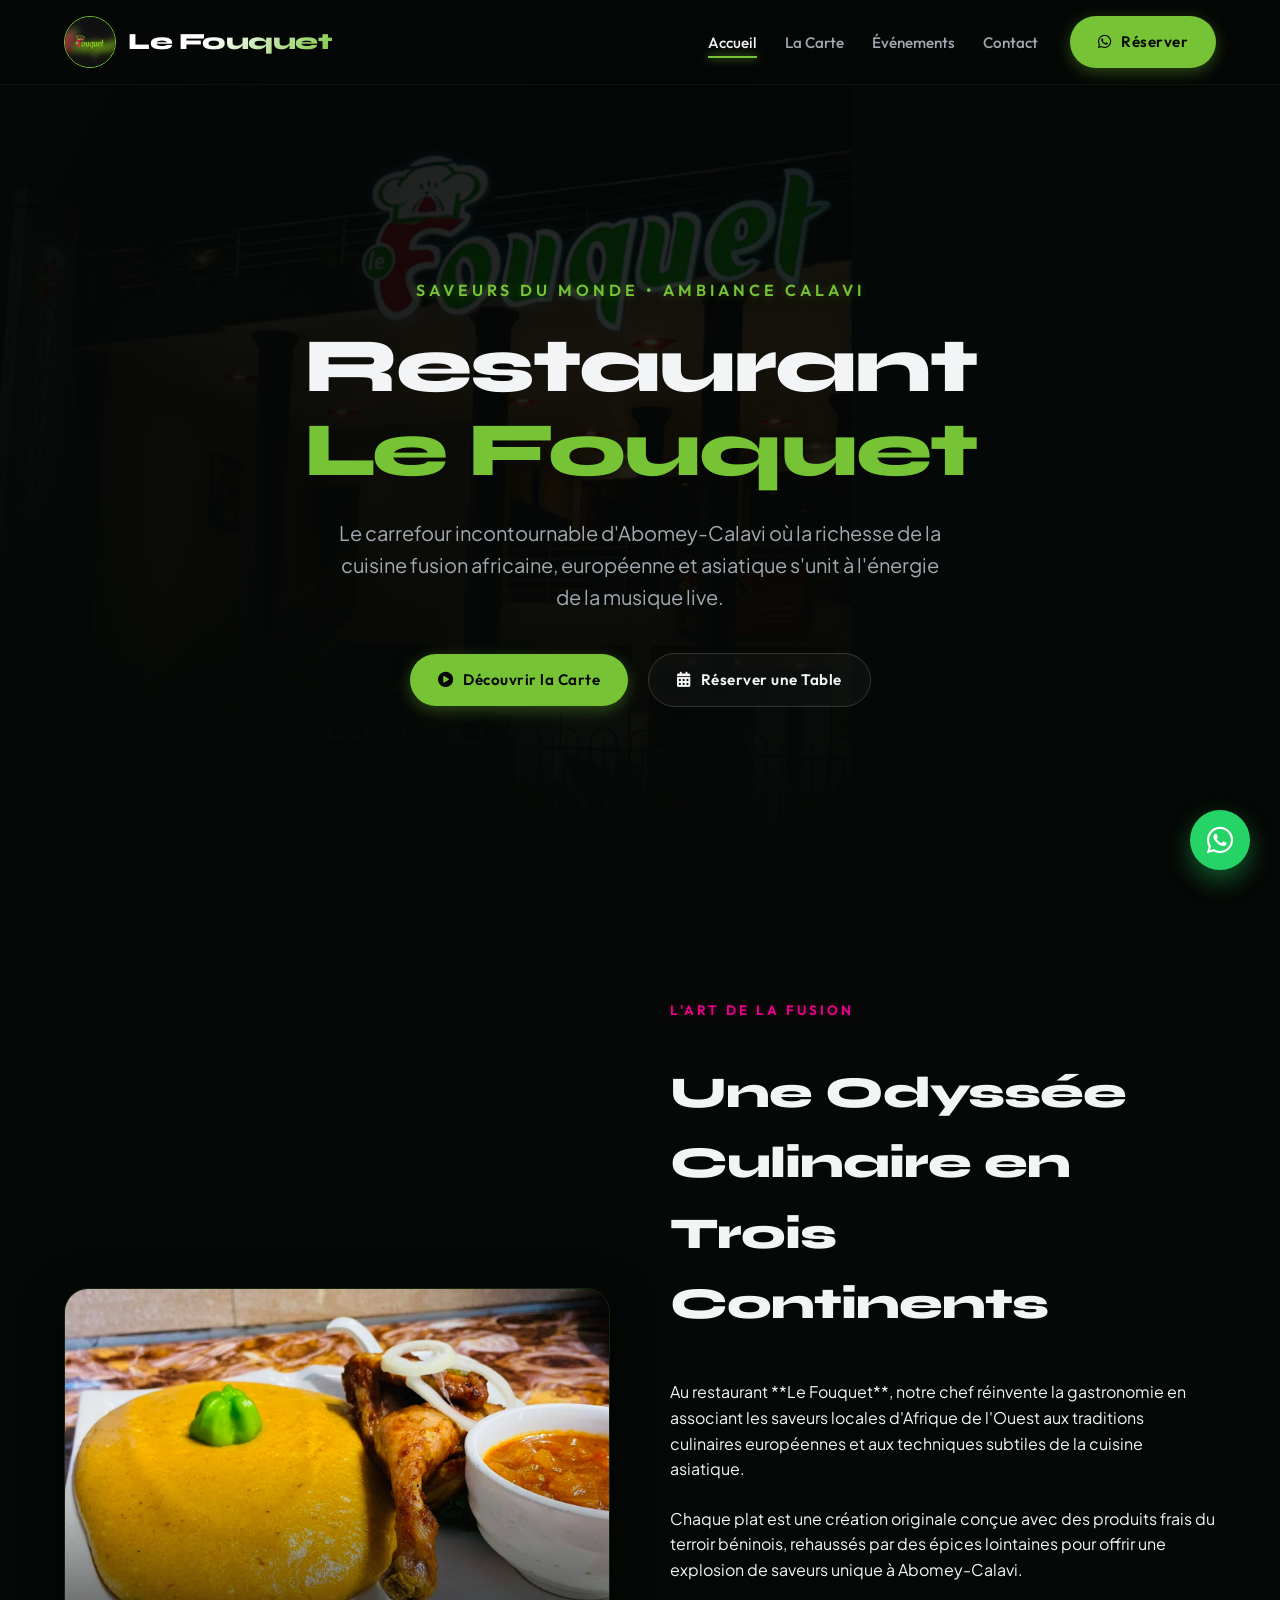
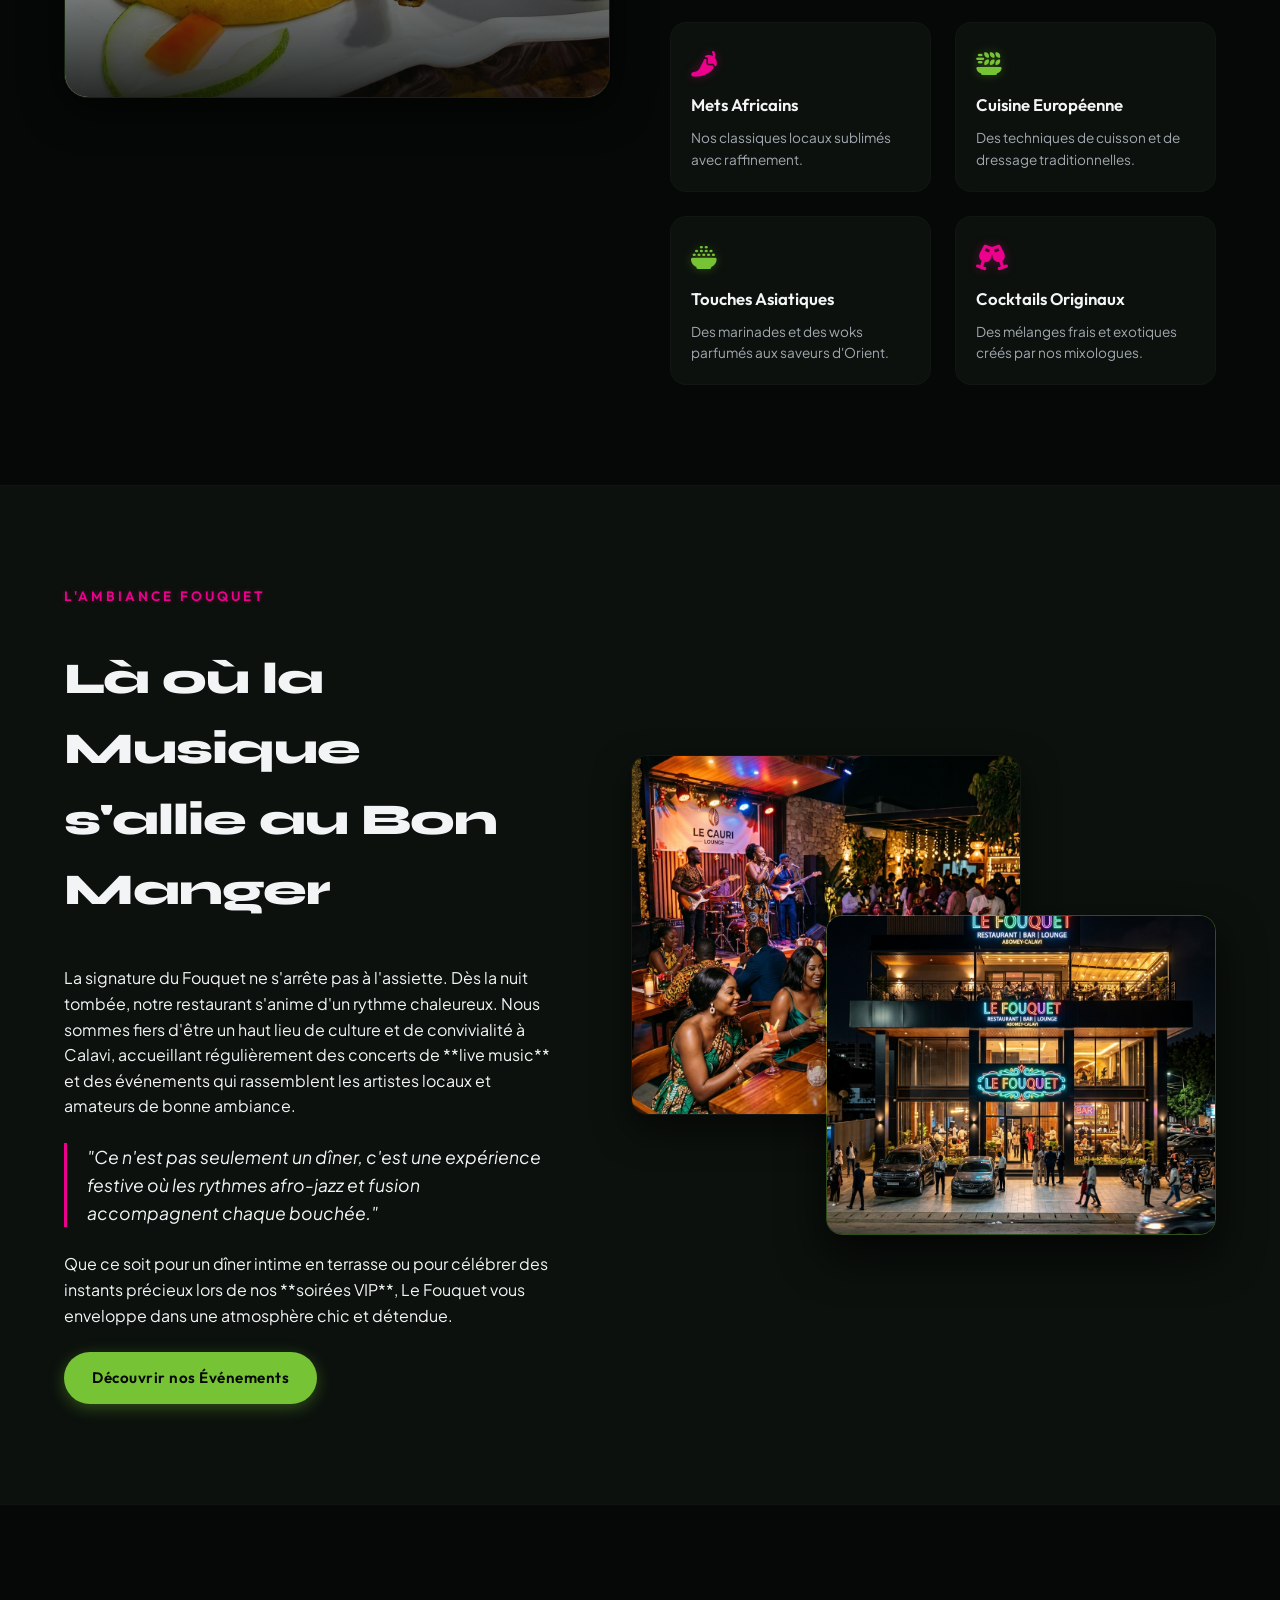
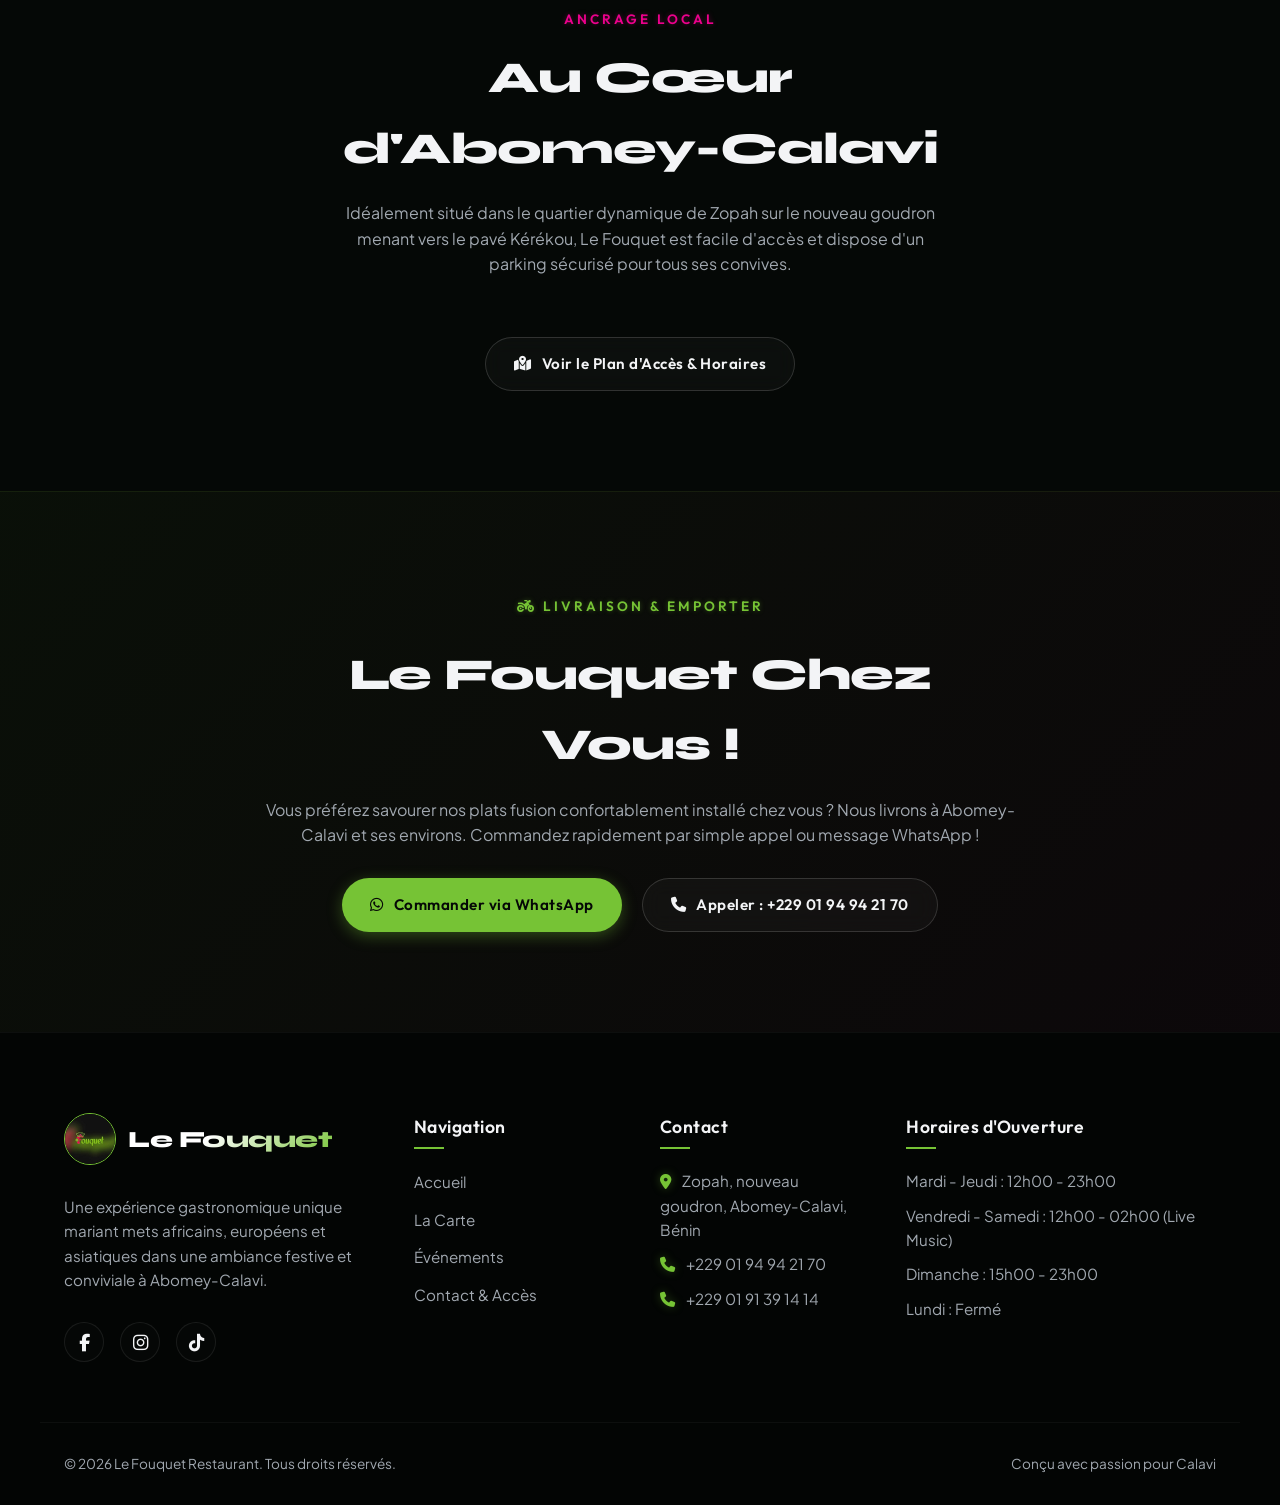
<file: index.html>
<!DOCTYPE html>
<html lang="fr">

<head>
  <meta charset="UTF-8">
  <meta name="viewport" content="width=device-width, initial-scale=1.0">
  <meta name="description"
    content="Découvrez Le Fouquet à Abomey-Calavi (Zopah) : restaurant fusion de plats africains, européens et asiatiques. Profitez d'une ambiance unique avec musique live et soirées VIP.">
  <meta name="keywords"
    content="Le Fouquet, restaurant Calavi, restaurant Benin, cuisine fusion, live music Calavi, soirées VIP, nourriture africaine, restaurant Zopah">
  <title>Le Fouquet — Restaurant Fusion & Musique Live à Abomey-Calavi</title>

  <!-- CSS Stylesheets -->
  <link rel="stylesheet" href="css/style.css">

  <!-- FontAwesome for Icons -->
  <link rel="stylesheet" href="https://cdnjs.cloudflare.com/ajax/libs/font-awesome/6.4.0/css/all.min.css">
</head>

<body>

  <!-- Preloader -->
  <div id="preloader">
    <div class="preloader-content">
      <img src="images/logo.jpg" alt="Le Fouquet Logo" class="preloader-logo">
      <div class="preloader-spinner"></div>
    </div>
  </div>

  <!-- Header -->
  <header>
    <div class="container header-container">
      <a href="index.html" class="logo">
        <img src="images/logo.jpg" alt="Le Fouquet Logo">
        <span class="logo-text">Le Fouquet</span>
      </a>

      <div class="hamburger">
        <span></span>
        <span></span>
        <span></span>
      </div>

      <nav>
        <ul class="nav-links">
          <li><a href="index.html" class="active">Accueil</a></li>
          <li><a href="carte.html">La Carte</a></li>
          <li><a href="evenements.html">Événements</a></li>
          <li><a href="contact.html">Contact</a></li>
        </ul>
        <div class="nav-cta">
          <a href="https://wa.me/2290194942170?text=Bonjour%20Le%20Fouquet,%20je%20souhaite%20réserver%20une%20table%20pour%20ce%20soir."
            target="_blank" class="glow-btn glow-btn-primary">
            <i class="fa-brands fa-whatsapp"></i> Réserver
          </a>
        </div>
      </nav>
    </div>
  </header>

  <!-- Floating WhatsApp Button -->
  <a href="https://wa.me/2290194942170?text=Bonjour%20Le%20Fouquet,%20je%20souhaite%20réserver%20une%20table%20ou%20commander%20un%20plat."
    target="_blank" class="whatsapp-float" aria-label="Réserver via WhatsApp">
    <i class="fa-brands fa-whatsapp"></i>
  </a>

  <!-- Hero Section -->
  <section class="hero">
    <div class="hero-overlay"></div>
    <img src="images/faccade.png" alt="Façade nocturne lumineuse du restaurant Le Fouquet" class="hero-bg">
    <div class="hero-content">
      <p class="hero-tagline">Saveurs du Monde • Ambiance Calavi</p>
      <h1 class="hero-title">Restaurant <span>Le Fouquet</span></h1>
      <p class="hero-description">
        Le carrefour incontournable d'Abomey-Calavi où la richesse de la cuisine fusion africaine, européenne et
        asiatique s'unit à l'énergie de la musique live.
      </p>
      <div class="hero-buttons">
        <a href="carte.html" class="glow-btn glow-btn-primary">
          <i class="fa-solid fa-circle-play"></i> Découvrir la Carte
        </a>
        <a href="https://wa.me/2290194942170?text=Bonjour%20Le%20Fouquet,%20je%20souhaite%20réserver%20une%20table%20pour%20ce%20soir."
          target="_blank" class="glow-btn glow-btn-secondary">
          <i class="fa-solid fa-calendar-days"></i> Réserver une Table
        </a>
      </div>
    </div>
  </section>

  <!-- Concept Section (African/European/Asian Fusion) -->
  <section class="section">
    <div class="container">
      <div class="concept-grid">
        <div class="concept-image-wrapper reveal-left">
          <div class="concept-glow"></div>
          <img src="images/concept.jpg" alt="Plat signature gastronomique fusion africaine" class="concept-img">
        </div>
        <div class="concept-text reveal-right">
          <span class="section-tag">L'art de la Fusion</span>
          <h2 class="section-title">Une Odyssée Culinaire en Trois Continents</h2>
          <p>
            Au restaurant **Le Fouquet**, notre chef réinvente la gastronomie en associant les saveurs locales d'Afrique
            de l'Ouest aux traditions culinaires européennes et aux techniques subtiles de la cuisine asiatique.
          </p>
          <p>
            Chaque plat est une création originale conçue avec des produits frais du terroir béninois, rehaussés par des
            épices lointaines pour offrir une explosion de saveurs unique à Abomey-Calavi.
          </p>

          <div class="features-list">
            <div class="feature-item">
              <span class="feature-icon"><i class="fa-solid fa-pepper-hot text-logo-pink"></i></span>
              <h4 class="feature-title">Mets Africains</h4>
              <p class="feature-desc">Nos classiques locaux sublimés avec raffinement.</p>
            </div>
            <div class="feature-item">
              <span class="feature-icon"><i class="fa-solid fa-plate-wheat text-logo-green"></i></span>
              <h4 class="feature-title">Cuisine Européenne</h4>
              <p class="feature-desc">Des techniques de cuisson et de dressage traditionnelles.</p>
            </div>
            <div class="feature-item">
              <span class="feature-icon"><i class="fa-solid fa-bowl-rice text-logo-green"></i></span>
              <h4 class="feature-title">Touches Asiatiques</h4>
              <p class="feature-desc">Des marinades et des woks parfumés aux saveurs d'Orient.</p>
            </div>
            <div class="feature-item">
              <span class="feature-icon"><i class="fa-solid fa-champagne-glasses text-logo-pink"></i></span>
              <h4 class="feature-title">Cocktails Originaux</h4>
              <p class="feature-desc">Des mélanges frais et exotiques créés par nos mixologues.</p>
            </div>
          </div>
        </div>
      </div>
    </div>
  </section>

  <!-- Storytelling Rhythm (Live Music & Vibes) -->
  <section class="section story-rhythm">
    <div class="container">
      <div class="story-grid">
        <div class="story-content reveal-left">
          <span class="section-tag">L'Ambiance Fouquet</span>
          <h2 class="section-title">Là où la Musique s'allie au Bon Manger</h2>
          <p>
            La signature du Fouquet ne s'arrête pas à l'assiette. Dès la nuit tombée, notre restaurant s'anime d'un
            rythme chaleureux. Nous sommes fiers d'être un haut lieu de culture et de convivialité à Calavi, accueillant
            régulièrement des concerts de **live music** et des événements qui rassemblent les artistes locaux et
            amateurs de bonne ambiance.
          </p>
          <div class="quote-card">
            "Ce n'est pas seulement un dîner, c'est une expérience festive où les rythmes afro-jazz et fusion
            accompagnent chaque bouchée."
          </div>
          <p>
            Que ce soit pour un dîner intime en terrasse ou pour célébrer des instants précieux lors de nos **soirées
            VIP**, Le Fouquet vous enveloppe dans une atmosphère chic et détendue.
          </p>
          <div>
            <a href="evenements.html" class="glow-btn glow-btn-primary">
              Découvrir nos Événements
            </a>
          </div>
        </div>
        <div class="story-visuals reveal-right">
          <div class="story-img-main">
            <img src="images/ambiance.png" alt="Groupe de musique live sur la scène du restaurant">
          </div>
          <div class="story-img-sub">
            <img src="images/facade.png" alt="Terrasse animée de nuit du Fouquet">
          </div>
        </div>
      </div>
    </div>
  </section>

  <!-- Neighborhood Anchor -->
  <section class="section reveal">
    <div class="container">
      <div class="section-header">
        <span class="section-tag">Ancrage Local</span>
        <h2 class="section-title">Au Cœur d'Abomey-Calavi</h2>
        <p class="section-description">
          Idéalement situé dans le quartier dynamique de Zopah sur le nouveau goudron menant vers le pavé Kérékou, Le
          Fouquet est facile d'accès et dispose d'un parking sécurisé pour tous ses convives.
        </p>
      </div>
      <div style="text-align: center;">
        <a href="contact.html" class="glow-btn glow-btn-secondary">
          <i class="fa-solid fa-map-location-dot"></i> Voir le Plan d'Accès & Horaires
        </a>
      </div>
    </div>
  </section>

  <!-- Delivery / Take Away Banner (Benin Specific Context) -->
  <section class="section reveal"
    style="background: linear-gradient(135deg, rgba(118,195,53,0.04) 0%, rgba(236,0,140,0.03) 100%); border-top: 1px solid rgba(118,195,53,0.1);">
    <div class="container" style="text-align: center; max-width: 800px;">
      <span class="section-tag" style="color: var(--logo-green); text-shadow: 0 0 5px var(--logo-green-glow);"><i
          class="fa-solid fa-motorcycle"></i> Livraison & Emporter</span>
      <h2 class="section-title" style="margin-top: 10px;">Le Fouquet Chez Vous !</h2>
      <p style="color: var(--text-muted); margin-bottom: 30px;">
        Vous préférez savourer nos plats fusion confortablement installé chez vous ? Nous livrons à Abomey-Calavi et ses
        environs. Commandez rapidement par simple appel ou message WhatsApp !
      </p>
      <div style="display: flex; justify-content: center; gap: 20px; flex-wrap: wrap;">
        <a href="https://wa.me/22994942170?text=Bonjour%20Le%20Fouquet,%20je%20souhaite%20passer%20une%20commande%20en%20livraison."
          target="_blank" class="glow-btn glow-btn-primary"
          style="background-color: var(--logo-green); box-shadow: 0 4px 15px var(--logo-green-glow);">
          <i class="fa-brands fa-whatsapp"></i> Commander via WhatsApp
        </a>
        <a href="tel:+2290194942170" class="glow-btn glow-btn-secondary">
          <i class="fa-solid fa-phone"></i> Appeler : +229 01 94 94 21 70
        </a>
      </div>
    </div>
  </section>

  <!-- Footer -->
  <footer>
    <div class="container footer-grid">
      <div class="footer-col">
        <a href="index.html" class="logo" style="margin-bottom: 10px;">
          <img src="images/logo.jpg" alt="Le Fouquet Logo">
          <span class="logo-text">Le Fouquet</span>
        </a>
        <p class="footer-about-text">
          Une expérience gastronomique unique mariant mets africains, européens et asiatiques dans une ambiance festive
          et conviviale à Abomey-Calavi.
        </p>
        <div class="social-links">
          <a href="https://www.facebook.com/lefouquet229/" target="_blank" class="social-icon" aria-label="Facebook"><i
              class="fa-brands fa-facebook-f"></i></a>
          <a href="https://instagram.com/lefouquet" target="_blank" class="social-icon" aria-label="Instagram"><i
              class="fa-brands fa-instagram"></i></a>
          <a href="https://tiktok.com/@lefouquet" target="_blank" class="social-icon" aria-label="TikTok"><i
              class="fa-brands fa-tiktok"></i></a>
        </div>
      </div>

      <div class="footer-col">
        <h4 class="footer-col-title">Navigation</h4>
        <ul class="footer-links">
          <li><a href="index.html">Accueil</a></li>
          <li><a href="carte.html">La Carte</a></li>
          <li><a href="evenements.html">Événements</a></li>
          <li><a href="contact.html">Contact & Accès</a></li>
        </ul>
      </div>

      <div class="footer-col">
        <h4 class="footer-col-title">Contact</h4>
        <ul class="footer-links"
          style="color: var(--text-muted); font-size: 0.95rem; display: flex; flex-direction: column; gap: 10px;">
          <li><i class="fa-solid fa-location-dot text-logo-green" style="margin-right: 8px;"></i> Zopah, nouveau
            goudron, Abomey-Calavi, Bénin</li>
          <li><i class="fa-solid fa-phone text-logo-green" style="margin-right: 8px;"></i> <a
              href="tel:+2290194942170">+229 01 94 94 21 70</a></li>
          <li><i class="fa-solid fa-phone text-logo-green" style="margin-right: 8px;"></i> <a
              href="tel:+2290191391414">+229 01 91 39 14 14</a></li>
        </ul>
      </div>

      <div class="footer-col">
        <h4 class="footer-col-title">Horaires d'Ouverture</h4>
        <ul class="footer-links"
          style="color: var(--text-muted); font-size: 0.95rem; display: flex; flex-direction: column; gap: 10px;">
          <li>Mardi - Jeudi : 12h00 - 23h00</li>
          <li>Vendredi - Samedi : 12h00 - 02h00 (Live Music)</li>
          <li>Dimanche : 15h00 - 23h00</li>
          <li>Lundi : Fermé</li>
        </ul>
      </div>
    </div>

    <div class="container footer-bottom">
      <p>&copy; 2026 Le Fouquet Restaurant. Tous droits réservés.</p>
      <p>Conçu avec passion pour Calavi</p>
    </div>
  </footer>

  <!-- Scripts -->
  <script src="js/script.js"></script>
</body>

</html>
</file>
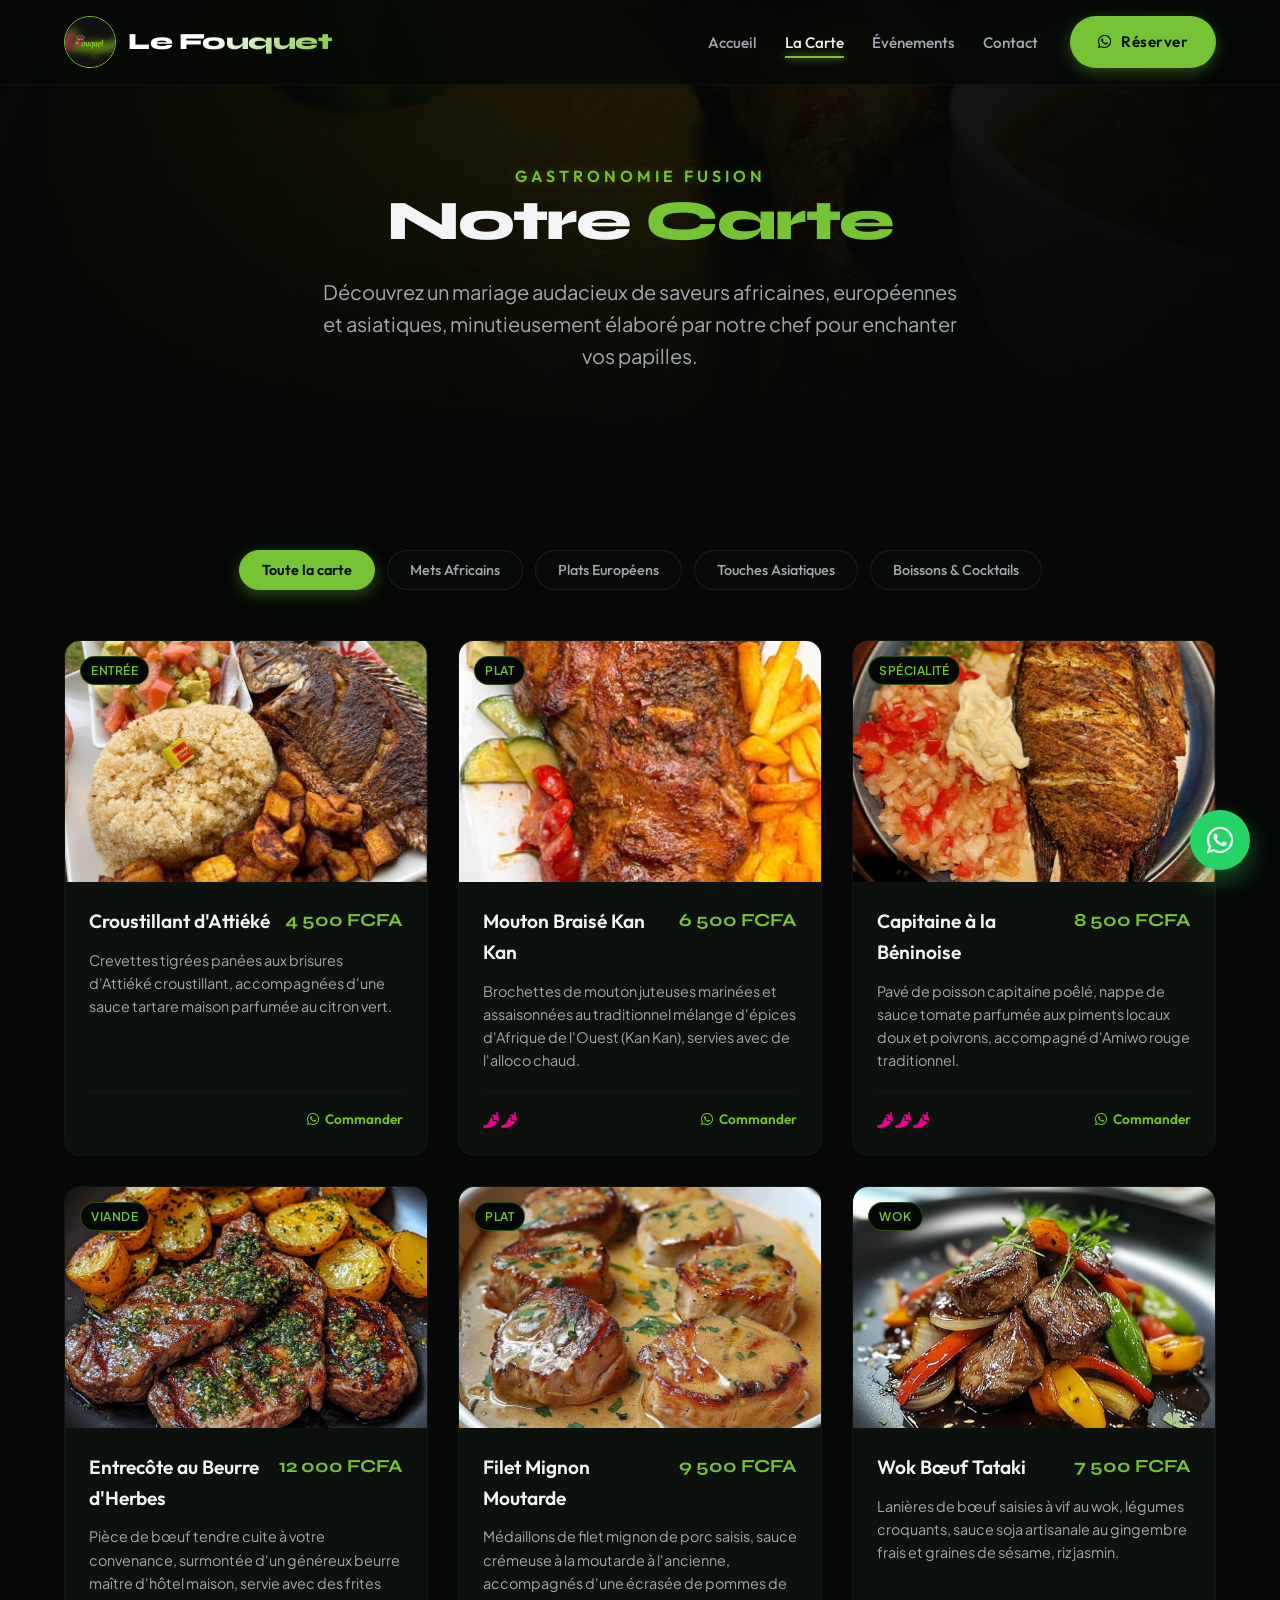
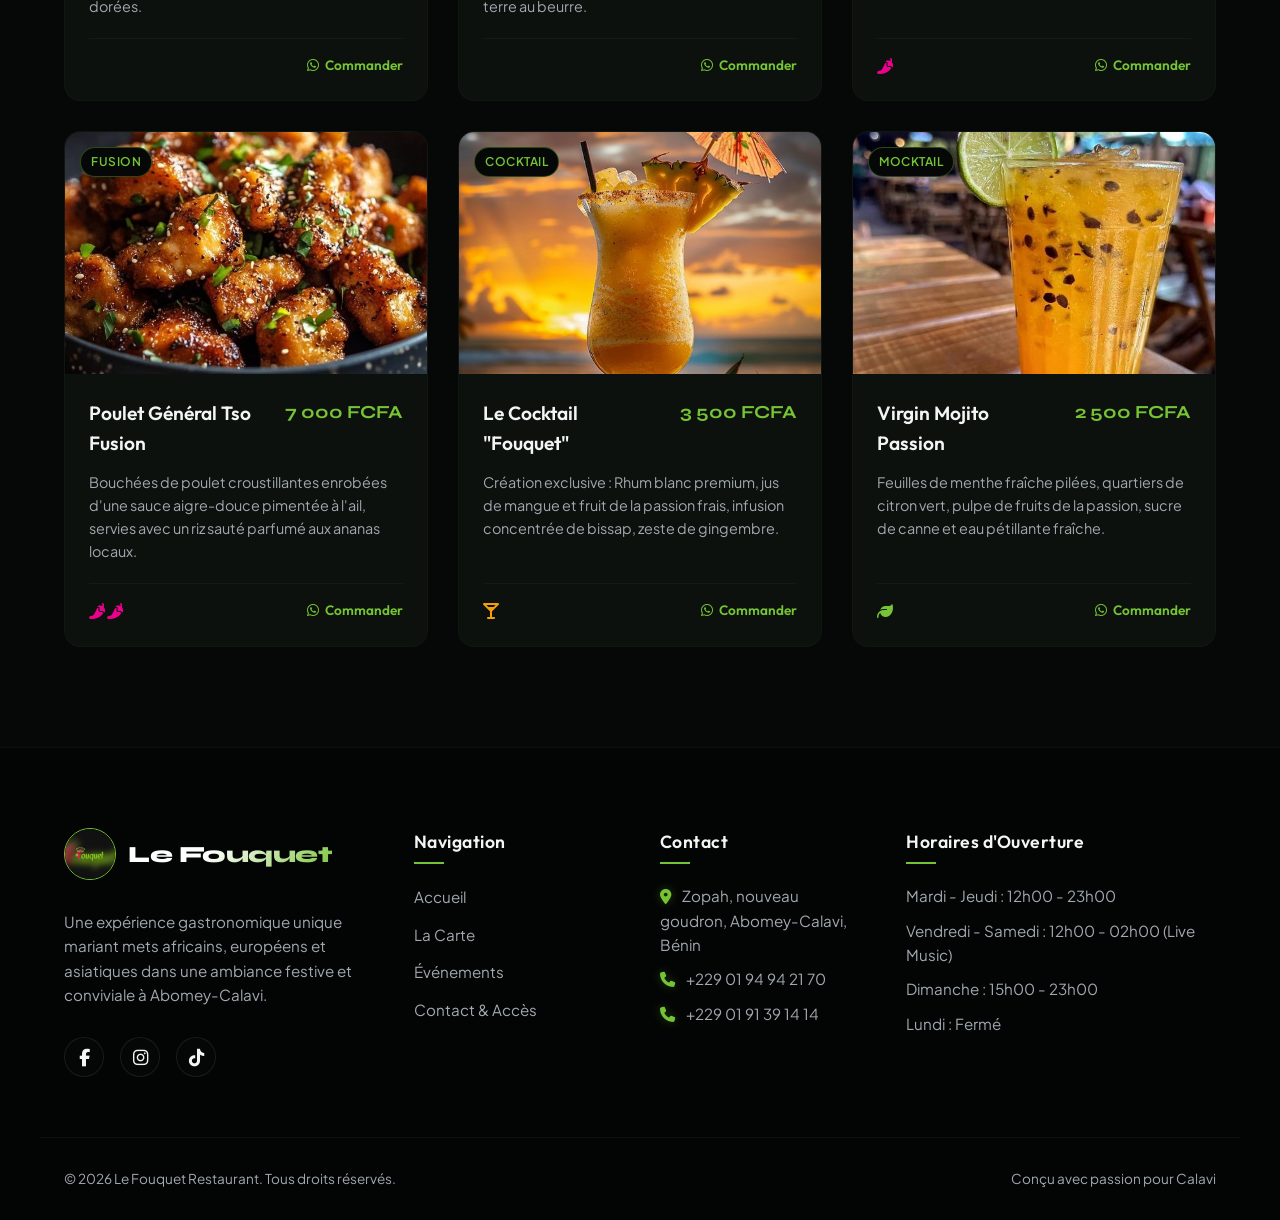
<file: carte.html>
<!DOCTYPE html>
<html lang="fr">

<head>
  <meta charset="UTF-8">
  <meta name="viewport" content="width=device-width, initial-scale=1.0">
  <meta name="description"
    content="Explorez la carte fusion du restaurant Le Fouquet à Abomey-Calavi. Spécialités africaines, européennes et asiatiques raffinées, cuisinées avec passion et servies à prix locaux.">
  <title>La Carte — Le Fouquet Restaurant</title>

  <!-- CSS Stylesheets -->
  <link rel="stylesheet" href="css/style.css">

  <!-- FontAwesome for Icons -->
  <link rel="stylesheet" href="https://cdnjs.cloudflare.com/ajax/libs/font-awesome/6.4.0/css/all.min.css">
</head>

<body>

  <!-- Preloader -->
  <div id="preloader">
    <div class="preloader-content">
      <img src="images/logo.jpg" alt="Le Fouquet Logo" class="preloader-logo">
      <div class="preloader-spinner"></div>
    </div>
  </div>

  <!-- Header -->
  <header>
    <div class="container header-container">
      <a href="index.html" class="logo">
        <img src="images/logo.jpg" alt="Le Fouquet Logo">
        <span class="logo-text">Le Fouquet</span>
      </a>

      <div class="hamburger">
        <span></span>
        <span></span>
        <span></span>
      </div>

      <nav>
        <ul class="nav-links">
          <li><a href="index.html">Accueil</a></li>
          <li><a href="carte.html" class="active">La Carte</a></li>
          <li><a href="evenements.html">Événements</a></li>
          <li><a href="contact.html">Contact</a></li>
        </ul>
        <div class="nav-cta">
          <a href="https://wa.me/2290194942170?text=Bonjour%20Le%20Fouquet,%20je%20souhaite%20réserver%20une%20table%20pour%20ce%20soir."
            target="_blank" class="glow-btn glow-btn-primary">
            <i class="fa-brands fa-whatsapp"></i> Réserver
          </a>
        </div>
      </nav>
    </div>
  </header>

  <!-- Floating WhatsApp Button -->
  <a href="https://wa.me/2290194942170?text=Bonjour%20Le%20Fouquet,%20je%20souhaite%20réserver%20une%20table%20ou%20commander%20un%20plat."
    target="_blank" class="whatsapp-float" aria-label="Réserver via WhatsApp">
    <i class="fa-brands fa-whatsapp"></i>
  </a>

  <!-- Inner Hero Section -->
  <section class="hero" style="min-height: 50vh; height: 50vh;">
    <div class="hero-overlay"></div>
    <img src="images/concept.jpg" alt="Plats raffinés signature du Fouquet" class="hero-bg"
      style="filter: brightness(0.4) contrast(1.1);">
    <div class="hero-content">
      <span class="hero-tagline" style="opacity: 1; animation: none;">Gastronomie Fusion</span>
      <h1 class="hero-title" style="opacity: 1; animation: none; font-size: clamp(2rem, 6vw, 3.5rem);">Notre
        <span>Carte</span>
      </h1>
      <p class="hero-description" style="opacity: 1; animation: none; margin-bottom: 0; max-width: 650px;">
        Découvrez un mariage audacieux de saveurs africaines, européennes et asiatiques, minutieusement élaboré par
        notre chef pour enchanter vos papilles.
      </p>
    </div>
  </section>

  <!-- Menu Section with Filters -->
  <section class="section">
    <div class="container">

      <!-- Category Tabs -->
      <div class="menu-tabs reveal">
        <button class="tab-btn active" data-filter="all">Toute la carte</button>
        <button class="tab-btn" data-filter="african">Mets Africains</button>
        <button class="tab-btn" data-filter="european">Plats Européens</button>
        <button class="tab-btn" data-filter="asian">Touches Asiatiques</button>
        <button class="tab-btn" data-filter="beverage">Boissons & Cocktails</button>
      </div>

      <!-- Menu Grid -->
      <div class="menu-grid reveal">

        <!-- Item 1: Croustillant d'Attiéké aux Crevettes -->
        <div class="menu-item" data-category="african">
          <div class="menu-item-img-wrapper">
            <span class="menu-item-badge">Entrée</span>
            <img src="images/attieke.jpg" alt="Croustillant d'Attiéké aux Crevettes" class="menu-item-img">
          </div>
          <div class="menu-item-content">
            <div class="menu-item-header">
              <h3 class="menu-item-title">Croustillant d'Attiéké</h3>
              <span class="menu-item-price">4 500 FCFA</span>
            </div>
            <p class="menu-item-desc">
              Crevettes tigrées panées aux brisures d'Attiéké croustillant, accompagnées d'une sauce tartare maison
              parfumée au citron vert.
            </p>
            <div class="menu-item-footer">
              <span class="menu-item-spicy" title="Non épicé"></span>
              <a href="https://wa.me/2290194942170?text=Bonjour%20Le%20Fouquet,%20je%20souhaite%20commander%20le%20plat%20%3A%20Croustillant%20d'Atti%C3%A9k%C3%A9%20aux%20Crevettes."
                target="_blank" class="menu-item-order">
                <i class="fa-brands fa-whatsapp"></i> Commander
              </a>
            </div>
          </div>
        </div>

        <!-- Item 2: Brochettes de Mouton au Kan Kan -->
        <div class="menu-item" data-category="african">
          <div class="menu-item-img-wrapper">
            <span class="menu-item-badge">Plat</span>
            <img src="images/kankan.jpg" alt="Brochettes de Mouton au Kan Kan" class="menu-item-img">
          </div>
          <div class="menu-item-content">
            <div class="menu-item-header">
              <h3 class="menu-item-title">Mouton Braisé Kan Kan</h3>
              <span class="menu-item-price">6 500 FCFA</span>
            </div>
            <p class="menu-item-desc">
              Brochettes de mouton juteuses marinées et assaisonnées au traditionnel mélange d'épices d'Afrique de
              l'Ouest (Kan Kan), servies avec de l'alloco chaud.
            </p>
            <div class="menu-item-footer">
              <span class="menu-item-spicy" title="Modérément épicé">
                <i class="fa-solid fa-pepper-hot"></i>
                <i class="fa-solid fa-pepper-hot"></i>
              </span>
              <a href="https://wa.me/2290194942170?text=Bonjour%20Le%20Fouquet,%20je%20souhaite%20commander%20le%20plat%20%3A%20Brochettes%20de%20Mouton%20au%20Kan%20Kan."
                target="_blank" class="menu-item-order">
                <i class="fa-brands fa-whatsapp"></i> Commander
              </a>
            </div>
          </div>
        </div>

        <!-- Item 3: Filet de Capitaine à la Béninoise -->
        <div class="menu-item" data-category="african">
          <div class="menu-item-img-wrapper">
            <span class="menu-item-badge">Spécialité</span>
            <img src="images/capitaine.jpg" alt="Filet de Capitaine à la Béninoise" class="menu-item-img">
          </div>
          <div class="menu-item-content">
            <div class="menu-item-header">
              <h3 class="menu-item-title">Capitaine à la Béninoise</h3>
              <span class="menu-item-price">8 500 FCFA</span>
            </div>
            <p class="menu-item-desc">
              Pavé de poisson capitaine poêlé, nappe de sauce tomate parfumée aux piments locaux doux et poivrons,
              accompagné d'Amiwo rouge traditionnel.
            </p>
            <div class="menu-item-footer">
              <span class="menu-item-spicy" title="Très épicé">
                <i class="fa-solid fa-pepper-hot"></i>
                <i class="fa-solid fa-pepper-hot"></i>
                <i class="fa-solid fa-pepper-hot"></i>
              </span>
              <a href="https://wa.me/2290194942170?text=Bonjour%20Le%20Fouquet,%20je%20souhaite%20commander%20le%20plat%20%3A%20Filet%20de%20Capitaine%20%C3%A0%20la%20B%C3%A9ninoise."
                target="_blank" class="menu-item-order">
                <i class="fa-brands fa-whatsapp"></i> Commander
              </a>
            </div>
          </div>
        </div>

        <!-- Item 4: Entrecôte grillée au beurre d'herbes -->
        <div class="menu-item" data-category="european">
          <div class="menu-item-img-wrapper">
            <span class="menu-item-badge">Viande</span>
            <img src="images/entrecote.jpg" alt="Entrecôte grillée au beurre d'herbes" class="menu-item-img">
          </div>
          <div class="menu-item-content">
            <div class="menu-item-header">
              <h3 class="menu-item-title">Entrecôte au Beurre d'Herbes</h3>
              <span class="menu-item-price">12 000 FCFA</span>
            </div>
            <p class="menu-item-desc">
              Pièce de bœuf tendre cuite à votre convenance, surmontée d'un généreux beurre maître d'hôtel maison,
              servie avec des frites dorées.
            </p>
            <div class="menu-item-footer">
              <span class="menu-item-spicy" title="Non épicé"></span>
              <a href="https://wa.me/2290194942170?text=Bonjour%20Le%20Fouquet,%20je%20souhaite%20commander%20le%20plat%20%3A%20Entrec%C3%B4te%20grill%C3%A9e%20au%20beurre%20d'herbes."
                target="_blank" class="menu-item-order">
                <i class="fa-brands fa-whatsapp"></i> Commander
              </a>
            </div>
          </div>
        </div>

        <!-- Item 5: Filet Mignon à la Moutarde -->
        <div class="menu-item" data-category="european">
          <div class="menu-item-img-wrapper">
            <span class="menu-item-badge">Plat</span>
            <img src="images/filet.jpg" alt="Filet Mignon à la Moutarde" class="menu-item-img">
          </div>
          <div class="menu-item-content">
            <div class="menu-item-header">
              <h3 class="menu-item-title">Filet Mignon Moutarde</h3>
              <span class="menu-item-price">9 500 FCFA</span>
            </div>
            <p class="menu-item-desc">
              Médaillons de filet mignon de porc saisis, sauce crémeuse à la moutarde à l'ancienne, accompagnés d'une
              écrasée de pommes de terre au beurre.
            </p>
            <div class="menu-item-footer">
              <span class="menu-item-spicy" title="Non épicé"></span>
              <a href="https://wa.me/2290194942170?text=Bonjour%20Le%20Fouquet,%20je%20souhaite%20commander%20le%20plat%20%3A%20Filet%20Mignon%20%C3%A0%20la%20Moutarde."
                target="_blank" class="menu-item-order">
                <i class="fa-brands fa-whatsapp"></i> Commander
              </a>
            </div>
          </div>
        </div>

        <!-- Item 6: Wok de Bœuf Tataki au sésame -->
        <div class="menu-item" data-category="asian">
          <div class="menu-item-img-wrapper">
            <span class="menu-item-badge">Wok</span>
            <img src="images/wok.jpg" alt="Wok de Bœuf Tataki au sésame" class="menu-item-img">
          </div>
          <div class="menu-item-content">
            <div class="menu-item-header">
              <h3 class="menu-item-title">Wok Bœuf Tataki</h3>
              <span class="menu-item-price">7 500 FCFA</span>
            </div>
            <p class="menu-item-desc">
              Lanières de bœuf saisies à vif au wok, légumes croquants, sauce soja artisanale au gingembre frais et
              graines de sésame, riz jasmin.
            </p>
            <div class="menu-item-footer">
              <span class="menu-item-spicy" title="Légèrement épicé">
                <i class="fa-solid fa-pepper-hot"></i>
              </span>
              <a href="https://wa.me/2290194942170?text=Bonjour%20Le%20Fouquet,%20je%20souhaite%20commander%20le%20plat%20%3A%20Wok%20de%20B%C5%93uf%20Tataki%20au%20s%C3%A9same."
                target="_blank" class="menu-item-order">
                <i class="fa-brands fa-whatsapp"></i> Commander
              </a>
            </div>
          </div>
        </div>

        <!-- Item 7: Poulet Général Tso à l'Africaine -->
        <div class="menu-item" data-category="asian">
          <div class="menu-item-img-wrapper">
            <span class="menu-item-badge">Fusion</span>
            <img src="images/poulet.jpg" alt="Poulet Général Tso à l'Africaine" class="menu-item-img">
          </div>
          <div class="menu-item-content">
            <div class="menu-item-header">
              <h3 class="menu-item-title">Poulet Général Tso Fusion</h3>
              <span class="menu-item-price">7 000 FCFA</span>
            </div>
            <p class="menu-item-desc">
              Bouchées de poulet croustillantes enrobées d'une sauce aigre-douce pimentée à l'ail, servies avec un riz
              sauté parfumé aux ananas locaux.
            </p>
            <div class="menu-item-footer">
              <span class="menu-item-spicy" title="Modérément épicé">
                <i class="fa-solid fa-pepper-hot"></i>
                <i class="fa-solid fa-pepper-hot"></i>
              </span>
              <a href="https://wa.me/2290194942170?text=Bonjour%20Le%20Fouquet,%20je%20souhaite%20commander%20le%20plat%20%3A%20Poulet%20G%C3%A9n%C3%A9ral%20Tso%20%C3%A0%20l'Africaine."
                target="_blank" class="menu-item-order">
                <i class="fa-brands fa-whatsapp"></i> Commander
              </a>
            </div>
          </div>
        </div>

        <!-- Item 8: Cocktail Signature Fouquet -->
        <div class="menu-item" data-category="beverage">
          <div class="menu-item-img-wrapper">
            <span class="menu-item-badge">Cocktail</span>
            <img src="images/cooktail.jpg" alt="Cocktail Signature Le Fouquet" class="menu-item-img">
          </div>
          <div class="menu-item-content">
            <div class="menu-item-header">
              <h3 class="menu-item-title">Le Cocktail "Fouquet"</h3>
              <span class="menu-item-price">3 500 FCFA</span>
            </div>
            <p class="menu-item-desc">
              Création exclusive : Rhum blanc premium, jus de mangue et fruit de la passion frais, infusion concentrée
              de bissap, zeste de gingembre.
            </p>
            <div class="menu-item-footer">
              <span class="menu-item-spicy" title="Alcoolisé">
                <i class="fa-solid fa-glass-martini-alt" style="color: var(--gold-warm)"></i>
              </span>
              <a href="https://wa.me/2290194942170?text=Bonjour%20Le%20Fouquet,%20je%20souhaite%20commander%20la%20boisson%20%3A%20Cocktail%20Signature%20Fouquet."
                target="_blank" class="menu-item-order">
                <i class="fa-brands fa-whatsapp"></i> Commander
              </a>
            </div>
          </div>
        </div>

        <!-- Item 9: Virgin Mojito Passion -->
        <div class="menu-item" data-category="beverage">
          <div class="menu-item-img-wrapper">
            <span class="menu-item-badge">Mocktail</span>
            <img src="images/virgin.jpg" alt="Virgin Mojito Passion" class="menu-item-img">
          </div>
          <div class="menu-item-content">
            <div class="menu-item-header">
              <h3 class="menu-item-title">Virgin Mojito Passion</h3>
              <span class="menu-item-price">2 500 FCFA</span>
            </div>
            <p class="menu-item-desc">
              Feuilles de menthe fraîche pilées, quartiers de citron vert, pulpe de fruits de la passion, sucre de canne
              et eau pétillante fraîche.
            </p>
            <div class="menu-item-footer">
              <span class="menu-item-spicy" title="Sans Alcool">
                <i class="fa-solid fa-leaf" style="color: var(--logo-green)"></i>
              </span>
              <a href="https://wa.me/2290194942170?text=Bonjour%20Le%20Fouquet,%20je%20souhaite%20commander%20la%20boisson%20%3A%20Virgin%20Mojito%20Passion."
                target="_blank" class="menu-item-order">
                <i class="fa-brands fa-whatsapp"></i> Commander
              </a>
            </div>
          </div>
        </div>

      </div>
    </div>
  </section>

  <!-- Footer -->
  <footer>
    <div class="container footer-grid">
      <div class="footer-col">
        <a href="index.html" class="logo" style="margin-bottom: 10px;">
          <img src="images/logo.jpg" alt="Le Fouquet Logo">
          <span class="logo-text">Le Fouquet</span>
        </a>
        <p class="footer-about-text">
          Une expérience gastronomique unique mariant mets africains, européens et asiatiques dans une ambiance festive
          et conviviale à Abomey-Calavi.
        </p>
        <div class="social-links">
          <a href="https://www.facebook.com/lefouquet229/" target="_blank" class="social-icon" aria-label="Facebook"><i
              class="fa-brands fa-facebook-f"></i></a>
          <a href="https://instagram.com/lefouquet" target="_blank" class="social-icon" aria-label="Instagram"><i
              class="fa-brands fa-instagram"></i></a>
          <a href="https://tiktok.com/@lefouquet" target="_blank" class="social-icon" aria-label="TikTok"><i
              class="fa-brands fa-tiktok"></i></a>
        </div>
      </div>

      <div class="footer-col">
        <h4 class="footer-col-title">Navigation</h4>
        <ul class="footer-links">
          <li><a href="index.html">Accueil</a></li>
          <li><a href="carte.html">La Carte</a></li>
          <li><a href="evenements.html">Événements</a></li>
          <li><a href="contact.html">Contact & Accès</a></li>
        </ul>
      </div>

      <div class="footer-col">
        <h4 class="footer-col-title">Contact</h4>
        <ul class="footer-links"
          style="color: var(--text-muted); font-size: 0.95rem; display: flex; flex-direction: column; gap: 10px;">
          <li><i class="fa-solid fa-location-dot text-logo-green" style="margin-right: 8px;"></i> Zopah, nouveau
            goudron, Abomey-Calavi, Bénin</li>
          <li><i class="fa-solid fa-phone text-logo-green" style="margin-right: 8px;"></i> <a
              href="tel:+2290194942170">+229 01 94 94 21 70</a></li>
          <li><i class="fa-solid fa-phone text-logo-green" style="margin-right: 8px;"></i> <a
              href="tel:+2290191391414">+229 01 91 39 14 14</a></li>
        </ul>
      </div>

      <div class="footer-col">
        <h4 class="footer-col-title">Horaires d'Ouverture</h4>
        <ul class="footer-links"
          style="color: var(--text-muted); font-size: 0.95rem; display: flex; flex-direction: column; gap: 10px;">
          <li>Mardi - Jeudi : 12h00 - 23h00</li>
          <li>Vendredi - Samedi : 12h00 - 02h00 (Live Music)</li>
          <li>Dimanche : 15h00 - 23h00</li>
          <li>Lundi : Fermé</li>
        </ul>
      </div>
    </div>

    <div class="container footer-bottom">
      <p>&copy; 2026 Le Fouquet Restaurant. Tous droits réservés.</p>
      <p>Conçu avec passion pour Calavi</p>
    </div>
  </footer>

  <!-- Scripts -->
  <script src="js/script.js"></script>
</body>

</html>
</file>
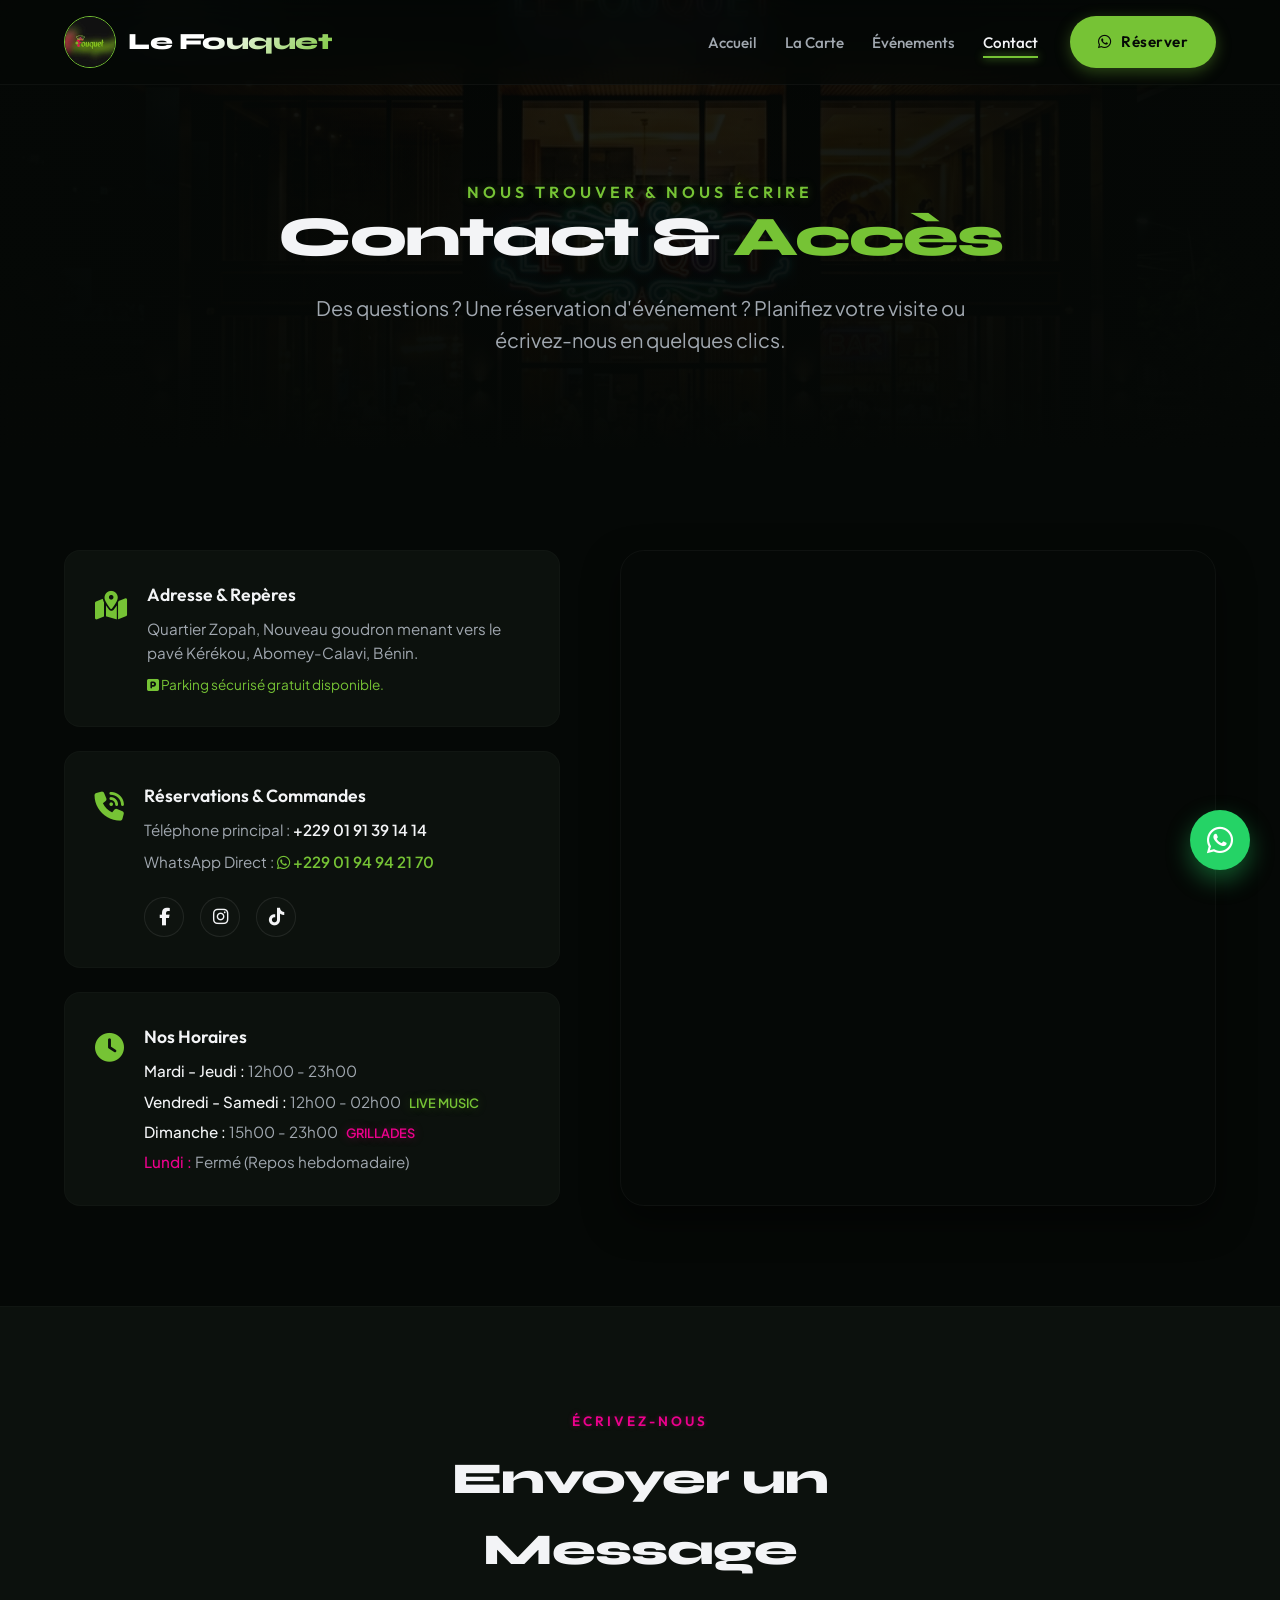
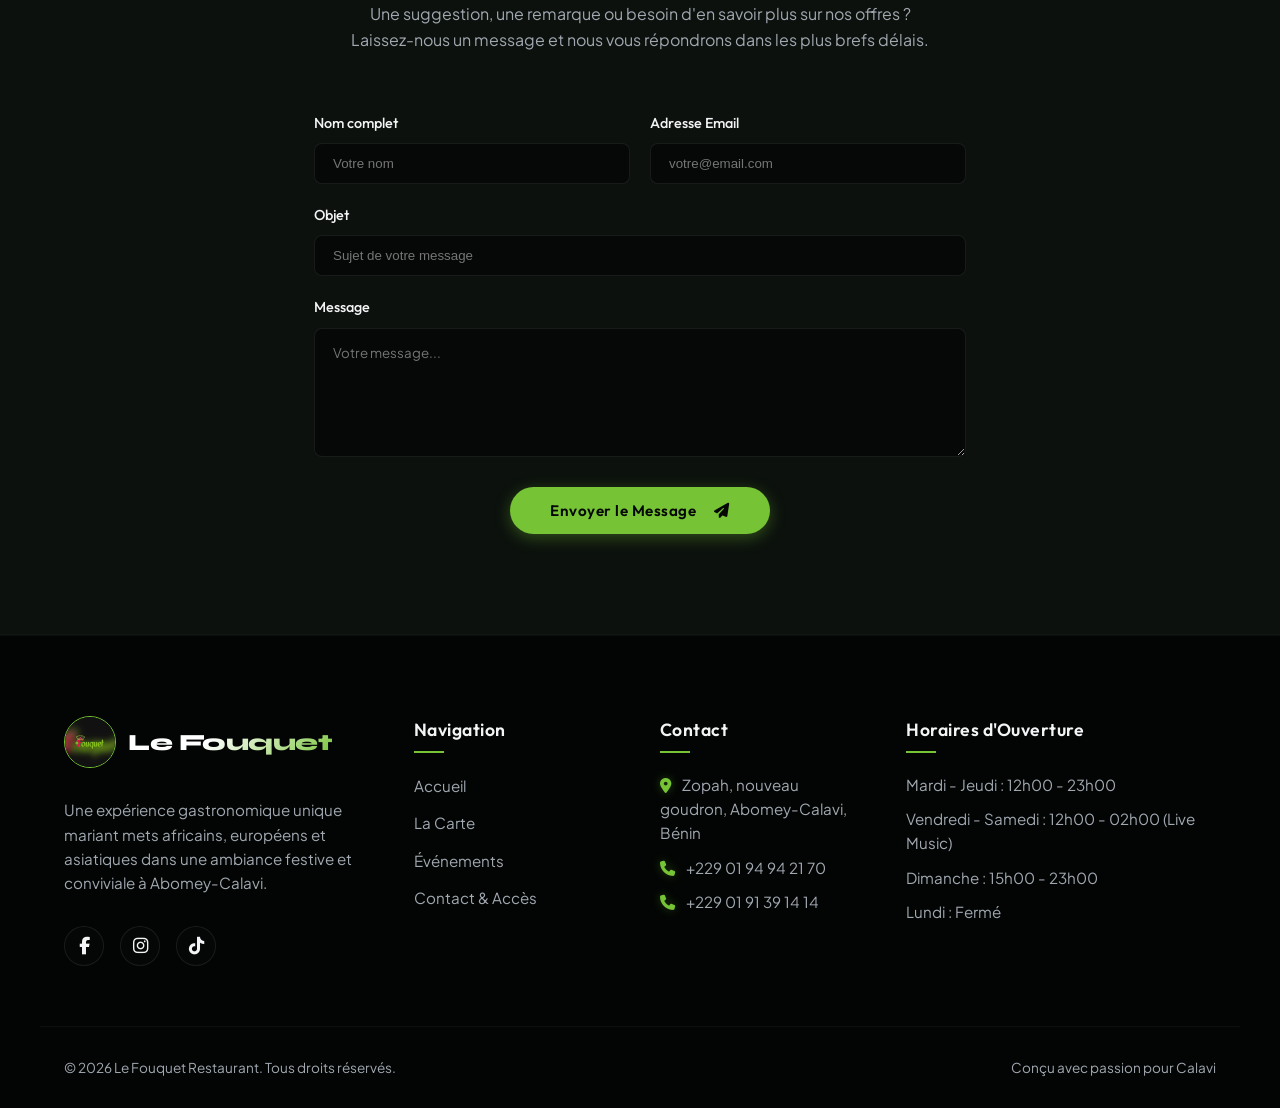
<file: contact.html>
<!DOCTYPE html>
<html lang="fr">

<head>
  <meta charset="UTF-8">
  <meta name="viewport" content="width=device-width, initial-scale=1.0">
  <meta name="description"
    content="Contactez Le Fouquet à Abomey-Calavi. Retrouvez notre numéro de téléphone, WhatsApp, adresse à Zopah et carte interactive pour nous rendre visite facilement.">
  <title>Contact & Accès — Le Fouquet Restaurant</title>

  <!-- CSS Stylesheets -->
  <link rel="stylesheet" href="css/style.css">

  <!-- FontAwesome for Icons -->
  <link rel="stylesheet" href="https://cdnjs.cloudflare.com/ajax/libs/font-awesome/6.4.0/css/all.min.css">
</head>

<body>

  <!-- Preloader -->
  <div id="preloader">
    <div class="preloader-content">
      <img src="images/logo.jpg" alt="Le Fouquet Logo" class="preloader-logo">
      <div class="preloader-spinner"></div>
    </div>
  </div>

  <!-- Header -->
  <header>
    <div class="container header-container">
      <a href="index.html" class="logo">
        <img src="images/logo.jpg" alt="Le Fouquet Logo">
        <span class="logo-text">Le Fouquet</span>
      </a>

      <div class="hamburger">
        <span></span>
        <span></span>
        <span></span>
      </div>

      <nav>
        <ul class="nav-links">
          <li><a href="index.html">Accueil</a></li>
          <li><a href="carte.html">La Carte</a></li>
          <li><a href="evenements.html">Événements</a></li>
          <li><a href="contact.html" class="active">Contact</a></li>
        </ul>
        <div class="nav-cta">
          <a href="https://wa.me/2290194942170?text=Bonjour%20Le%20Fouquet,%20je%20souhaite%20réserver%20une%20table%20pour%20ce%20soir."
            target="_blank" class="glow-btn glow-btn-primary">
            <i class="fa-brands fa-whatsapp"></i> Réserver
          </a>
        </div>
      </nav>
    </div>
  </header>

  <!-- Floating WhatsApp Button -->
  <a href="https://wa.me/2290194942170?text=Bonjour%20Le%20Fouquet,%20je%20souhaite%20réserver%20une%20table%20ou%20commander%20un%20plat."
    target="_blank" class="whatsapp-float" aria-label="Réserver via WhatsApp">
    <i class="fa-brands fa-whatsapp"></i>
  </a>

  <!-- Inner Hero Section -->
  <section class="hero" style="min-height: 50vh; height: 50vh;">
    <div class="hero-overlay"></div>
    <img src="images/facade.png" alt="Le Fouquet devanture nocturne" class="hero-bg"
      style="filter: brightness(0.4) contrast(1.1);">
    <div class="hero-content">
      <span class="hero-tagline" style="opacity: 1; animation: none;">Nous trouver & Nous écrire</span>
      <h1 class="hero-title" style="opacity: 1; animation: none; font-size: clamp(2rem, 6vw, 3.5rem);">Contact &
        <span>Accès</span>
      </h1>
      <p class="hero-description" style="opacity: 1; animation: none; margin-bottom: 0; max-width: 650px;">
        Des questions ? Une réservation d'événement ? Planifiez votre visite ou écrivez-nous en quelques clics.
      </p>
    </div>
  </section>

  <!-- Contact Grid Info/Map -->
  <section class="section">
    <div class="container">
      <div class="contact-grid">

        <!-- Info Cards -->
        <div class="contact-info-cards reveal-left">

          <!-- Card 1: Address -->
          <div class="contact-card">
            <span class="contact-card-icon"><i class="fa-solid fa-map-location-dot"></i></span>
            <div class="contact-card-details">
              <h3 class="contact-card-title">Adresse & Repères</h3>
              <p class="contact-card-text">
                Quartier Zopah, Nouveau goudron menant vers le pavé Kérékou, Abomey-Calavi, Bénin.
              </p>
              <p class="contact-card-text" style="font-size: 0.85rem; color: var(--logo-green);">
                <i class="fa-solid fa-parking"></i> Parking sécurisé gratuit disponible.
              </p>
            </div>
          </div>

          <!-- Card 2: Contact -->
          <div class="contact-card">
            <span class="contact-card-icon"><i class="fa-solid fa-phone-volume"></i></span>
            <div class="contact-card-details">
              <h3 class="contact-card-title">Réservations & Commandes</h3>
              <p class="contact-card-text">
                Téléphone principal : <a href="tel:+2290191391414"
                  style="color: var(--text-main); font-weight: 600;">+229 01 91 39 14 14 </a>
              </p>
              <p class="contact-card-text">
                WhatsApp Direct : <a href="https://wa.me/2290194942170" target="_blank"
                  style="color: var(--logo-green); font-weight: 600;"><i class="fa-brands fa-whatsapp"></i> +229 01 94
                  94 21 70</a>
              </p>

              <div class="social-links" style="margin-top: 15px;">
                <a href="https://www.facebook.com/lefouquet229/" target="_blank" class="social-icon"
                  aria-label="Facebook"><i class="fa-brands fa-facebook-f"></i></a>
                <a href="https://instagram.com/lefouquet" target="_blank" class="social-icon" aria-label="Instagram"><i
                    class="fa-brands fa-instagram"></i></a>
                <a href="https://tiktok.com/@lefouquet" target="_blank" class="social-icon" aria-label="TikTok"><i
                    class="fa-brands fa-tiktok"></i></a>
              </div>
            </div>
          </div>

          <!-- Card 3: Opening Hours -->
          <div class="contact-card">
            <span class="contact-card-icon"><i class="fa-solid fa-clock"></i></span>
            <div class="contact-card-details">
              <h3 class="contact-card-title">Nos Horaires</h3>
              <ul
                style="list-style: none; color: var(--text-muted); font-size: 0.95rem; display: flex; flex-direction: column; gap: 6px;">
                <li><span style="color: var(--text-main); font-weight: 500;">Mardi - Jeudi :</span> 12h00 - 23h00</li>
                <li><span style="color: var(--text-main); font-weight: 500;">Vendredi - Samedi :</span> 12h00 - 02h00
                  <span class="text-logo-green" style="font-size: 0.8rem; font-weight: 600; margin-left: 5px;">LIVE
                    MUSIC</span>
                </li>
                <li><span style="color: var(--text-main); font-weight: 500;">Dimanche :</span> 15h00 - 23h00 <span
                    class="text-logo-pink"
                    style="font-size: 0.8rem; font-weight: 600; margin-left: 5px;">GRILLADES</span></li>
                <li><span style="color: var(--logo-pink); font-weight: 500;">Lundi :</span> Fermé (Repos hebdomadaire)
                </li>
              </ul>
            </div>
          </div>

        </div>

        <!-- Google Maps Iframe -->
        <div class="contact-map-wrapper reveal-right">
          <!-- Google Maps Center around Abomey Calavi, Benin -->
          <iframe
            src="https://www.google.com/maps/embed?pb=!1m18!1m12!1m3!1d15858.983944686419!2d2.341144211116246!3d6.426649474744795!2m3!1f0!2f0!3f0!3m2!1i1024!2i768!4f13.1!3m3!1m2!1s0x1023f37ff7ff4191%3A0xebe7847c229cf553!2sAbomey-Calavi%2C%20B%C3%A9nin!5e0!3m2!1sfr!2sfr!4v1700000000000!5m2!1sfr!2sfr"
            allowfullscreen="" loading="lazy" referrerpolicy="no-referrer-when-downgrade"
            title="Localisation de Le Fouquet à Abomey-Calavi">
          </iframe>
        </div>

      </div>
    </div>
  </section>

  <!-- Contact Form Section -->
  <section class="section"
    style="background-color: var(--bg-card); border-top: 1px solid rgba(255,255,255,0.02); border-bottom: 1px solid rgba(255,255,255,0.02);">
    <div class="container reveal" style="max-width: 700px;">
      <div class="section-header">
        <span class="section-tag">Écrivez-nous</span>
        <h2 class="section-title">Envoyer un Message</h2>
        <p class="section-description">
          Une suggestion, une remarque ou besoin d'en savoir plus sur nos offres ? Laissez-nous un message et nous vous
          répondrons dans les plus brefs délais.
        </p>
      </div>

      <!-- Form style within CSS -->
      <form id="contactForm" style="display: flex; flex-direction: column; gap: 20px;">
        <div style="display: grid; grid-template-columns: 1fr 1fr; gap: 20px;">
          <div style="display: flex; flex-direction: column; gap: 8px;">
            <label for="name"
              style="font-family: var(--font-sub); font-size: 0.9rem; font-weight: 500; color: var(--text-main);">Nom
              complet</label>
            <input type="text" id="name" required placeholder="Votre nom"
              style="background-color: var(--bg-deep); border: 1px solid rgba(255,255,255,0.08); border-radius: var(--radius-sm); padding: 12px 18px; color: var(--text-main); transition: var(--transition-smooth);"
              onfocus="this.style.borderColor='var(--logo-green)';"
              onblur="this.style.borderColor='rgba(255,255,255,0.08)';">
          </div>
          <div style="display: flex; flex-direction: column; gap: 8px;">
            <label for="email"
              style="font-family: var(--font-sub); font-size: 0.9rem; font-weight: 500; color: var(--text-main);">Adresse
              Email</label>
            <input type="email" id="email" required placeholder="votre@email.com"
              style="background-color: var(--bg-deep); border: 1px solid rgba(255,255,255,0.08); border-radius: var(--radius-sm); padding: 12px 18px; color: var(--text-main); transition: var(--transition-smooth);"
              onfocus="this.style.borderColor='var(--logo-green)';"
              onblur="this.style.borderColor='rgba(255,255,255,0.08)';">
          </div>
        </div>

        <div style="display: flex; flex-direction: column; gap: 8px;">
          <label for="subject"
            style="font-family: var(--font-sub); font-size: 0.9rem; font-weight: 500; color: var(--text-main);">Objet</label>
          <input type="text" id="subject" required placeholder="Sujet de votre message"
            style="background-color: var(--bg-deep); border: 1px solid rgba(255,255,255,0.08); border-radius: var(--radius-sm); padding: 12px 18px; color: var(--text-main); transition: var(--transition-smooth);"
            onfocus="this.style.borderColor='var(--logo-green)';"
            onblur="this.style.borderColor='rgba(255,255,255,0.08)';">
        </div>

        <div style="display: flex; flex-direction: column; gap: 8px;">
          <label for="message"
            style="font-family: var(--font-sub); font-size: 0.9rem; font-weight: 500; color: var(--text-main);">Message</label>
          <textarea id="message" rows="5" required placeholder="Votre message..."
            style="background-color: var(--bg-deep); border: 1px solid rgba(255,255,255,0.08); border-radius: var(--radius-sm); padding: 14px 18px; color: var(--text-main); font-family: inherit; line-height: 1.5; transition: var(--transition-smooth); resize: vertical;"
            onfocus="this.style.borderColor='var(--logo-green)';"
            onblur="this.style.borderColor='rgba(255,255,255,0.08)';"></textarea>
        </div>

        <div style="text-align: center; margin-top: 10px;">
          <button type="button" onclick="sendWhatsApp()" class="glow-btn glow-btn-primary"
            style="padding: 14px 40px; border-radius: 50px; font-weight: 600; width: auto; min-width: 200px;">
            Envoyer le Message <i class="fa-solid fa-paper-plane" style="margin-left: 8px;"></i>
          </button>

          <script>
            function sendWhatsApp() {
              const name = document.getElementById("name").value;
              const email = document.getElementById("email").value;
              const subject = document.getElementById("subject").value;
              const message = document.getElementById("message").value;

              const text =
                `Nom: ${name}
Email: ${email}
Objet: ${subject}
Message: ${message}`;

              window.open(
                `https://wa.me/2290194942170?text=${encodeURIComponent(text)}`
              );
            }
          </script>
        </div>
      </form>
    </div>
  </section>

  <!-- Footer -->
  <footer>
    <div class="container footer-grid">
      <div class="footer-col">
        <a href="index.html" class="logo" style="margin-bottom: 10px;">
          <img src="images/logo.jpg" alt="Le Fouquet Logo">
          <span class="logo-text">Le Fouquet</span>
        </a>
        <p class="footer-about-text">
          Une expérience gastronomique unique mariant mets africains, européens et asiatiques dans une ambiance festive
          et conviviale à Abomey-Calavi.
        </p>
        <div class="social-links">
          <a href="https://www.facebook.com/lefouquet229/" target="_blank" class="social-icon" aria-label="Facebook"><i
              class="fa-brands fa-facebook-f"></i></a>
          <a href="https://instagram.com/lefouquet" target="_blank" class="social-icon" aria-label="Instagram"><i
              class="fa-brands fa-instagram"></i></a>
          <a href="https://tiktok.com/@lefouquet" target="_blank" class="social-icon" aria-label="TikTok"><i
              class="fa-brands fa-tiktok"></i></a>
        </div>
      </div>

      <div class="footer-col">
        <h4 class="footer-col-title">Navigation</h4>
        <ul class="footer-links">
          <li><a href="index.html">Accueil</a></li>
          <li><a href="carte.html">La Carte</a></li>
          <li><a href="evenements.html">Événements</a></li>
          <li><a href="contact.html">Contact & Accès</a></li>
        </ul>
      </div>

      <div class="footer-col">
        <h4 class="footer-col-title">Contact</h4>
        <ul class="footer-links"
          style="color: var(--text-muted); font-size: 0.95rem; display: flex; flex-direction: column; gap: 10px;">
          <li><i class="fa-solid fa-location-dot text-logo-green" style="margin-right: 8px;"></i> Zopah, nouveau
            goudron, Abomey-Calavi, Bénin</li>
          <li><i class="fa-solid fa-phone text-logo-green" style="margin-right: 8px;"></i> <a
              href="tel:+2290194942170">+229 01 94 94 21 70</a></li>
          <li><i class="fa-solid fa-phone text-logo-green" style="margin-right: 8px;"></i> <a
              href="tel:+2290191391414">+229 01 91 39 14 14</a></li>
        </ul>
      </div>

      <div class="footer-col">
        <h4 class="footer-col-title">Horaires d'Ouverture</h4>
        <ul class="footer-links"
          style="color: var(--text-muted); font-size: 0.95rem; display: flex; flex-direction: column; gap: 10px;">
          <li>Mardi - Jeudi : 12h00 - 23h00</li>
          <li>Vendredi - Samedi : 12h00 - 02h00 (Live Music)</li>
          <li>Dimanche : 15h00 - 23h00</li>
          <li>Lundi : Fermé</li>
        </ul>
      </div>
    </div>

    <div class="container footer-bottom">
      <p>&copy; 2026 Le Fouquet Restaurant. Tous droits réservés.</p>
      <p>Conçu avec passion pour Calavi</p>
    </div>
  </footer>

  <!-- Scripts -->
  <script src="js/script.js"></script>
</body>

</html>
</file>
<file: css/style.css>
/* 
 * Le Fouquet — Brand Identity & Stylesheet
 * Brand Colors: Logo Green (#76c335) & Logo Pink (#ec008c) on Deep Forest Black
 */

@import url('https://fonts.googleapis.com/css2?family=Outfit:wght@300;400;500;600;700&family=Plus+Jakarta+Sans:ital,wght@0,300;0,400;0,500;0,600;0,700;1,400&family=Syne:wght@700;800&display=swap');

:root {
  /* Colors */
  --bg-deep: #050806;
  /* Dark green-black base */
  --bg-card: #0c110d;
  /* Slightly lighter dark green-black for containers */
  --bg-glass: rgba(12, 17, 13, 0.75);
  --text-main: #f3f4f6;
  /* Off-white */
  --text-muted: #a1a8b0;
  /* Muted grey */

  /* Brand Theme Colors */
  --logo-green: #76c335;
  /* Direct logo green */
  --logo-green-glow: rgba(118, 195, 53, 0.35);
  --logo-pink: #ec008c;
  /* Direct logo hot pink */
  --logo-pink-glow: rgba(236, 0, 140, 0.35);
  --gold-warm: #f59e0b;
  --gold-glow: rgba(245, 158, 11, 0.4);

  /* Fonts */
  --font-display: 'Syne', sans-serif;
  --font-sub: 'Outfit', sans-serif;
  --font-body: 'Plus Jakarta Sans', sans-serif;

  /* Spacing & Utilities */
  --header-height: 85px;
  --radius-sm: 8px;
  --radius-md: 16px;
  --radius-lg: 24px;
  --transition-smooth: all 0.5s cubic-bezier(0.16, 1, 0.3, 1);
  --shadow-neon: 0 0 25px var(--logo-green-glow);
}

/* Base resets */
*,
*::before,
*::after {
  box-sizing: border-box;
  margin: 0;
  padding: 0;
}

html {
  scroll-behavior: smooth;
  font-size: 16px;
}

body {
  background-color: var(--bg-deep);
  color: var(--text-main);
  font-family: var(--font-body);
  line-height: 1.6;
  overflow-x: hidden;
  -webkit-font-smoothing: antialiased;
}

/* Preloader Animation */
#preloader {
  position: fixed;
  top: 0;
  left: 0;
  width: 100%;
  height: 100vh;
  background-color: var(--bg-deep);
  z-index: 9999;
  display: flex;
  justify-content: center;
  align-items: center;
  transition: opacity 0.6s ease, visibility 0.6s ease;
}

#preloader.fade-out {
  opacity: 0;
  visibility: hidden;
}

.preloader-content {
  text-align: center;
  position: relative;
}

.preloader-logo {
  height: 90px;
  width: auto;
  border-radius: 50%;
  border: 2px solid var(--logo-green);
  padding: 5px;
  background: var(--bg-card);
  box-shadow: 0 0 20px var(--logo-green-glow);
  animation: pulse-logo 2s infinite ease-in-out;
  margin-bottom: 24px;
}

.preloader-spinner {
  width: 35px;
  height: 35px;
  border: 3px solid rgba(118, 195, 53, 0.1);
  border-radius: 50%;
  border-top-color: var(--logo-green);
  animation: spin 1s linear infinite;
  margin: 0 auto;
}

@keyframes spin {
  to {
    transform: rotate(360deg);
  }
}

@keyframes pulse-logo {

  0%,
  100% {
    transform: scale(0.95);
    box-shadow: 0 0 20px var(--logo-green-glow);
  }

  50% {
    transform: scale(1.05);
    box-shadow: 0 0 30px var(--logo-pink-glow), 0 0 10px var(--logo-green-glow);
    border-color: var(--logo-pink);
  }
}

/* Page Scroll Reveals (Hestia inspired) */
.reveal {
  opacity: 0;
  transform: translateY(40px);
  transition: opacity 0.8s cubic-bezier(0.16, 1, 0.3, 1), transform 0.8s cubic-bezier(0.16, 1, 0.3, 1);
}

.reveal-left {
  opacity: 0;
  transform: translateX(-50px);
  transition: opacity 0.8s cubic-bezier(0.16, 1, 0.3, 1), transform 0.8s cubic-bezier(0.16, 1, 0.3, 1);
}

.reveal-right {
  opacity: 0;
  transform: translateX(50px);
  transition: opacity 0.8s cubic-bezier(0.16, 1, 0.3, 1), transform 0.8s cubic-bezier(0.16, 1, 0.3, 1);
}

.reveal.reveal-visible,
.reveal-left.reveal-visible,
.reveal-right.reveal-visible {
  opacity: 1;
  transform: translate(0);
}

/* Custom Scrollbar */
::-webkit-scrollbar {
  width: 8px;
}

::-webkit-scrollbar-track {
  background: var(--bg-deep);
}

::-webkit-scrollbar-thumb {
  background: var(--bg-card);
  border-radius: var(--radius-sm);
  border: 2px solid var(--bg-deep);
}

::-webkit-scrollbar-thumb:hover {
  background: var(--logo-green);
}

img {
  max-width: 100%;
  height: auto;
  display: block;
}

a {
  color: inherit;
  text-decoration: none;
  transition: var(--transition-smooth);
}

button {
  font-family: inherit;
  background: none;
  border: none;
  outline: none;
}

/* Utilities */
.container {
  width: 100%;
  max-width: 1200px;
  margin: 0 auto;
  padding: 0 24px;
}

.text-gradient {
  background: linear-gradient(135deg, #ffffff 0%, var(--logo-green) 100%);
  -webkit-background-clip: text;
  -webkit-text-fill-color: transparent;
}

.text-logo-green {
  color: var(--logo-green);
  text-shadow: 0 0 10px var(--logo-green-glow);
}

.text-logo-pink {
  color: var(--logo-pink);
  text-shadow: 0 0 10px var(--logo-pink-glow);
}

.glow-btn {
  display: inline-flex;
  align-items: center;
  gap: 10px;
  padding: 14px 28px;
  border-radius: 50px;
  font-family: var(--font-sub);
  font-weight: 600;
  font-size: 0.95rem;
  letter-spacing: 0.5px;
  cursor: pointer;
  transition: var(--transition-smooth);
  position: relative;
  z-index: 1;
}

.glow-btn-primary {
  background: var(--logo-green);
  color: var(--bg-deep);
  box-shadow: 0 4px 15px var(--logo-green-glow);
}

.glow-btn-primary:hover {
  box-shadow: 0 6px 25px var(--logo-green);
  transform: translateY(-2px);
}

.glow-btn-secondary {
  border: 1px solid rgba(255, 255, 255, 0.15);
  color: var(--text-main);
  background: rgba(255, 255, 255, 0.03);
  backdrop-filter: blur(10px);
}

.glow-btn-secondary:hover {
  border-color: var(--logo-pink);
  box-shadow: 0 0 15px var(--logo-pink-glow);
  transform: translateY(-2px);
}

/* Header & Nav (Hestia inspired Glassmorphism) */
header {
  position: fixed;
  top: 0;
  left: 0;
  width: 100%;
  height: var(--header-height);
  z-index: 1000;
  background: rgba(5, 8, 6, 0.7);
  backdrop-filter: blur(15px);
  -webkit-backdrop-filter: blur(15px);
  border-bottom: 1px solid rgba(255, 255, 255, 0.04);
  display: flex;
  align-items: center;
  transition: var(--transition-smooth);
}

header.scrolled {
  height: 75px;
  background: rgba(5, 8, 6, 0.95);
  border-bottom-color: rgba(118, 195, 53, 0.2);
  box-shadow: 0 10px 30px rgba(0, 0, 0, 0.6);
}

.header-container {
  display: flex;
  align-items: center;
  justify-content: space-between;
  width: 100%;
}

.logo {
  display: flex;
  align-items: center;
  gap: 12px;
}

.logo img {
  height: 52px;
  width: auto;
  border-radius: 50%;
  border: 1.5px solid var(--logo-green);
  background-color: var(--bg-card);
  transition: var(--transition-smooth);
}

header.scrolled .logo img {
  height: 44px;
}

.logo-text {
  font-family: var(--font-display);
  font-weight: 800;
  font-size: 1.45rem;
  letter-spacing: -0.5px;
  background: linear-gradient(135deg, #ffffff 40%, var(--logo-green) 100%);
  -webkit-background-clip: text;
  -webkit-text-fill-color: transparent;
}

nav {
  display: flex;
  align-items: center;
  gap: 32px;
}

.nav-links {
  display: flex;
  list-style: none;
  gap: 28px;
}

.nav-links a {
  font-family: var(--font-sub);
  font-weight: 500;
  font-size: 0.95rem;
  color: var(--text-muted);
  position: relative;
  padding: 6px 0;
}

.nav-links a::after {
  content: '';
  position: absolute;
  bottom: 0;
  left: 0;
  width: 0;
  height: 2px;
  background: var(--logo-green);
  box-shadow: 0 0 8px var(--logo-green);
  transition: var(--transition-smooth);
}

.nav-links a:hover,
.nav-links a.active {
  color: var(--text-main);
}

.nav-links a:hover::after,
.nav-links a.active::after {
  width: 100%;
}

/* Active indicator color shift if on contact/evenement */
.nav-links a:hover {
  text-shadow: 0 0 10px var(--logo-green-glow);
}

.nav-cta {
  display: flex;
  align-items: center;
}

/* Hamburger mobile menu */
.hamburger {
  display: none;
  flex-direction: column;
  justify-content: space-between;
  width: 24px;
  height: 18px;
  cursor: pointer;
  z-index: 1001;
}

.hamburger span {
  width: 100%;
  height: 2px;
  background-color: var(--text-main);
  transition: var(--transition-smooth);
}

.hamburger.active span:nth-child(1) {
  transform: translateY(8px) rotate(45deg);
  background-color: var(--logo-green);
}

.hamburger.active span:nth-child(2) {
  opacity: 0;
}

.hamburger.active span:nth-child(3) {
  transform: translateY(-8px) rotate(-45deg);
  background-color: var(--logo-green);
}

/* Floating WhatsApp Reservation Button */
.whatsapp-float {
  position: fixed;
  bottom: 30px;
  right: 30px;
  background-color: #25d366;
  color: white;
  width: 60px;
  height: 60px;
  border-radius: 50%;
  display: flex;
  align-items: center;
  justify-content: center;
  box-shadow: 0 10px 25px rgba(37, 211, 102, 0.4);
  z-index: 999;
  font-size: 30px;
  transition: var(--transition-smooth);
  animation: pulse-whatsapp 2.5s infinite;
}

.whatsapp-float:hover {
  transform: scale(1.1) rotate(10deg);
  box-shadow: 0 15px 30px rgba(37, 211, 102, 0.6);
}

/* Hero Section */
.hero {
  position: relative;
  min-height: 100vh;
  display: flex;
  align-items: center;
  justify-content: center;
  padding-top: var(--header-height);
  overflow: hidden;
}

.hero-overlay {
  position: absolute;
  top: 0;
  left: 0;
  width: 100%;
  height: 100%;
  background: radial-gradient(circle at center, rgba(5, 8, 6, 0.3) 0%, rgba(5, 8, 6, 0.95) 90%),
    linear-gradient(0deg, rgba(5, 8, 6, 1) 0%, rgba(5, 8, 6, 0.4) 100%);
  z-index: 2;
}

.hero-bg {
  position: absolute;
  top: 0;
  left: 0;
  width: 100%;
  height: 100%;
  object-fit: cover;
  z-index: 1;
  transform: scale(1.03);
  filter: brightness(0.6) contrast(1.1);
  animation: slow-zoom-hero 24s ease-out infinite alternate;
}

.hero-content {
  position: relative;
  z-index: 3;
  text-align: center;
  max-width: 850px;
  padding: 0 20px;
}

.hero-tagline {
  font-family: var(--font-sub);
  font-size: 1rem;
  font-weight: 600;
  text-transform: uppercase;
  letter-spacing: 4px;
  color: var(--logo-green);
  margin-bottom: 20px;
  opacity: 0;
  animation: fadeInUp 1s ease forwards 0.4s;
  text-shadow: 0 0 10px var(--logo-green-glow);
}

.hero-title {
  font-family: var(--font-display);
  font-size: clamp(2.4rem, 8vw, 4.8rem);
  font-weight: 800;
  line-height: 1.1;
  letter-spacing: -2px;
  margin-bottom: 24px;
  opacity: 0;
  animation: fadeInUp 1s ease forwards 0.7s;
}

.hero-title span {
  display: inline-block;
  color: var(--logo-green);
  animation: flicker-logo-green 4s infinite alternate;
}

.hero-description {
  font-size: clamp(1rem, 2vw, 1.25rem);
  color: var(--text-muted);
  margin-bottom: 40px;
  max-width: 620px;
  margin-left: auto;
  margin-right: auto;
  opacity: 0;
  animation: fadeInUp 1s ease forwards 1s;
}

.hero-buttons {
  display: flex;
  align-items: center;
  justify-content: center;
  gap: 20px;
  opacity: 0;
  animation: fadeInUp 1s ease forwards 1.3s;
}

/* Sections */
.section {
  padding: 100px 0;
  position: relative;
}

.section-header {
  text-align: center;
  margin-bottom: 60px;
  max-width: 600px;
  margin-left: auto;
  margin-right: auto;
}

.section-tag {
  font-family: var(--font-sub);
  font-size: 0.85rem;
  font-weight: 600;
  text-transform: uppercase;
  letter-spacing: 3px;
  color: var(--logo-pink);
  display: inline-block;
  margin-bottom: 12px;
  text-shadow: 0 0 5px var(--logo-pink-glow);
}

.section-title {
  font-family: var(--font-display);
  font-size: clamp(2rem, 4vw, 2.75rem);
  font-weight: 800;
  margin-bottom: 16px;
  letter-spacing: -1px;
}

.section-description {
  color: var(--text-muted);
}

/* Concept Grid */
.concept-grid {
  display: grid;
  grid-template-columns: 1fr 1fr;
  gap: 60px;
  align-items: center;
}

.concept-image-wrapper {
  position: relative;
  border-radius: var(--radius-lg);
  overflow: hidden;
  box-shadow: 0 10px 40px rgba(0, 0, 0, 0.6);
  border: 1px solid rgba(118, 195, 53, 0.15);
}

.concept-image-wrapper::after {
  content: '';
  position: absolute;
  top: 0;
  left: 0;
  width: 100%;
  height: 100%;
  background: linear-gradient(0deg, rgba(5, 8, 6, 0.85) 0%, transparent 60%);
}

.concept-img {
  width: 100%;
  aspect-ratio: 4/3;
  object-fit: cover;
  transition: var(--transition-smooth);
}

.concept-image-wrapper:hover .concept-img {
  transform: scale(1.04);
}

.concept-glow {
  position: absolute;
  top: -10%;
  right: -10%;
  width: 50%;
  height: 50%;
  background: radial-gradient(circle, var(--logo-green-glow) 0%, transparent 70%);
  z-index: -1;
  pointer-events: none;
}

.concept-text {
  display: flex;
  flex-direction: column;
  gap: 24px;
}

.concept-text h3 {
  font-family: var(--font-display);
  font-size: 1.8rem;
  letter-spacing: -0.5px;
}

.features-list {
  display: grid;
  grid-template-columns: 1fr 1fr;
  gap: 24px;
  margin-top: 16px;
}

.feature-item {
  display: flex;
  flex-direction: column;
  gap: 8px;
  padding: 20px;
  background-color: var(--bg-card);
  border-radius: var(--radius-md);
  border: 1px solid rgba(255, 255, 255, 0.02);
  transition: var(--transition-smooth);
}

.feature-item:hover {
  transform: translateY(-5px);
  border-color: rgba(118, 195, 53, 0.25);
  box-shadow: 0 10px 20px rgba(0, 0, 0, 0.4);
}

.feature-icon {
  font-size: 1.6rem;
  color: var(--logo-green);
  text-shadow: 0 0 10px var(--logo-green-glow);
}

.feature-title {
  font-family: var(--font-sub);
  font-weight: 600;
  font-size: 1.05rem;
}

.feature-desc {
  font-size: 0.85rem;
  color: var(--text-muted);
}

/* Why Section (Storytelling) */
.story-rhythm {
  background-color: var(--bg-card);
  border-top: 1px solid rgba(255, 255, 255, 0.01);
  border-bottom: 1px solid rgba(255, 255, 255, 0.01);
}

.story-grid {
  display: grid;
  grid-template-columns: 1fr 1.2fr;
  gap: 80px;
  align-items: center;
}

.story-content {
  display: flex;
  flex-direction: column;
  gap: 24px;
}

.quote-card {
  border-left: 3px solid var(--logo-pink);
  padding-left: 20px;
  font-style: italic;
  color: var(--text-main);
  font-size: 1.1rem;
}

.story-visuals {
  display: grid;
  grid-template-columns: repeat(12, 1fr);
  grid-template-rows: repeat(12, 1fr);
  height: 480px;
  position: relative;
}

.story-img-main {
  grid-column: 1 / 9;
  grid-row: 1 / 10;
  border-radius: var(--radius-md);
  overflow: hidden;
  box-shadow: 0 15px 35px rgba(0, 0, 0, 0.5);
  border: 1px solid rgba(255, 255, 255, 0.03);
}

.story-img-sub {
  grid-column: 5 / 13;
  grid-row: 5 / 13;
  border-radius: var(--radius-md);
  overflow: hidden;
  box-shadow: 0 20px 45px rgba(0, 0, 0, 0.7);
  border: 1.5px solid var(--logo-green-glow);
  z-index: 5;
  transition: var(--transition-smooth);
}

.story-img-sub:hover {
  transform: scale(1.02);
  border-color: var(--logo-green);
  box-shadow: 0 0 20px var(--logo-green-glow);
}

.story-visuals img {
  width: 100%;
  height: 100%;
  object-fit: cover;
}

/* Menu Filters Tabs & Grid */
.menu-tabs {
  display: flex;
  justify-content: center;
  flex-wrap: wrap;
  gap: 12px;
  margin-bottom: 50px;
}

.tab-btn {
  padding: 10px 22px;
  border-radius: 30px;
  font-family: var(--font-sub);
  font-weight: 500;
  font-size: 0.9rem;
  color: var(--text-muted);
  border: 1px solid rgba(255, 255, 255, 0.08);
  cursor: pointer;
  transition: var(--transition-smooth);
  background: rgba(255, 255, 255, 0.01);
}

.tab-btn:hover {
  color: var(--text-main);
  border-color: var(--logo-green-glow);
  background: rgba(118, 195, 53, 0.04);
}

.tab-btn.active {
  color: var(--bg-deep);
  background-color: var(--logo-green);
  border-color: var(--logo-green);
  box-shadow: 0 5px 15px var(--logo-green-glow);
  font-weight: 600;
}

.menu-grid {
  display: grid;
  grid-template-columns: repeat(auto-fill, minmax(320px, 1fr));
  gap: 30px;
}

.menu-item {
  background-color: var(--bg-card);
  border-radius: var(--radius-md);
  overflow: hidden;
  border: 1px solid rgba(255, 255, 255, 0.02);
  transition: var(--transition-smooth);
  display: flex;
  flex-direction: column;
}

.menu-item:hover {
  transform: translateY(-8px);
  border-color: rgba(118, 195, 53, 0.25);
  box-shadow: 0 15px 35px rgba(0, 0, 0, 0.5), 0 0 20px var(--logo-green-glow);
}

.menu-item-img-wrapper {
  position: relative;
  overflow: hidden;
  aspect-ratio: 3/2;
}

.menu-item-img {
  width: 100%;
  height: 100%;
  object-fit: cover;
  transition: var(--transition-smooth);
}

.menu-item:hover .menu-item-img {
  transform: scale(1.06);
}

.menu-item-badge {
  position: absolute;
  top: 15px;
  left: 15px;
  background-color: var(--bg-deep);
  color: var(--logo-green);
  font-size: 0.75rem;
  font-weight: 600;
  padding: 4px 10px;
  border-radius: 20px;
  border: 1px solid var(--logo-green-glow);
  letter-spacing: 0.5px;
  text-transform: uppercase;
}

.menu-item-content {
  padding: 24px;
  display: flex;
  flex-direction: column;
  flex-grow: 1;
}

.menu-item-header {
  display: flex;
  justify-content: space-between;
  align-items: flex-start;
  gap: 15px;
  margin-bottom: 12px;
}

.menu-item-title {
  font-family: var(--font-sub);
  font-weight: 600;
  font-size: 1.2rem;
}

.menu-item-price {
  font-family: var(--font-display);
  font-weight: 700;
  color: var(--logo-green);
  font-size: 1.15rem;
  white-space: nowrap;
}

.menu-item-desc {
  font-size: 0.9rem;
  color: var(--text-muted);
  margin-bottom: 20px;
  flex-grow: 1;
}

.menu-item-footer {
  display: flex;
  align-items: center;
  justify-content: space-between;
  border-top: 1px solid rgba(255, 255, 255, 0.04);
  padding-top: 16px;
}

.menu-item-spicy {
  display: flex;
  gap: 2px;
  color: var(--logo-pink);
}

.menu-item-order {
  display: flex;
  align-items: center;
  gap: 6px;
  font-size: 0.85rem;
  font-family: var(--font-sub);
  font-weight: 600;
  color: var(--logo-green);
}

.menu-item-order:hover {
  text-shadow: 0 0 10px var(--logo-green-glow);
}

/* Event List Card styles */
.events-list-wrapper {
  display: flex;
  flex-direction: column;
  gap: 40px;
  margin-top: 50px;
}

.event-card-horizontal {
  display: flex;
  background-color: var(--bg-card);
  border-radius: var(--radius-lg);
  overflow: hidden;
  border: 1px solid rgba(255, 255, 255, 0.02);
  transition: var(--transition-smooth);
}

.event-card-horizontal:hover {
  border-color: rgba(118, 195, 53, 0.2);
  box-shadow: 0 20px 45px rgba(0, 0, 0, 0.5), 0 0 25px var(--logo-green-glow);
}

.event-card-img-wrapper {
  width: 40%;
  min-width: 300px;
  position: relative;
  overflow: hidden;
}

.event-card-img {
  width: 100%;
  height: 100%;
  object-fit: cover;
  transition: var(--transition-smooth);
}

.event-card-horizontal:hover .event-card-img {
  transform: scale(1.04);
}

.event-card-content {
  padding: 40px;
  display: flex;
  flex-direction: column;
  justify-content: center;
  flex-grow: 1;
}

.event-date-badge {
  display: inline-flex;
  align-items: center;
  gap: 8px;
  font-family: var(--font-sub);
  font-size: 0.85rem;
  color: var(--logo-pink);
  font-weight: 600;
  margin-bottom: 16px;
  text-transform: uppercase;
}

.event-title-h {
  font-family: var(--font-display);
  font-size: 1.8rem;
  margin-bottom: 12px;
}

.event-desc-h {
  color: var(--text-muted);
  margin-bottom: 24px;
}

.event-meta {
  display: flex;
  gap: 24px;
  margin-bottom: 24px;
  font-size: 0.9rem;
}

.event-meta-item {
  display: flex;
  align-items: center;
  gap: 8px;
  color: var(--text-muted);
}

.event-meta-item i {
  color: var(--logo-green);
}

/* Galerie & Lightbox */
.gallery-grid {
  display: grid;
  grid-template-columns: repeat(auto-fill, minmax(280px, 1fr));
  gap: 20px;
}

.gallery-item {
  position: relative;
  aspect-ratio: 1;
  border-radius: var(--radius-md);
  overflow: hidden;
  border: 1px solid rgba(255, 255, 255, 0.03);
  cursor: pointer;
  box-shadow: 0 10px 25px rgba(0, 0, 0, 0.4);
}

.gallery-item img {
  width: 100%;
  height: 100%;
  object-fit: cover;
  transition: var(--transition-smooth);
}

.gallery-hover {
  position: absolute;
  top: 0;
  left: 0;
  width: 100%;
  height: 100%;
  background: rgba(5, 8, 6, 0.85);
  display: flex;
  flex-direction: column;
  justify-content: center;
  align-items: center;
  gap: 10px;
  opacity: 0;
  transition: var(--transition-smooth);
  backdrop-filter: blur(5px);
}

.gallery-item:hover img {
  transform: scale(1.08);
}

.gallery-item:hover .gallery-hover {
  opacity: 1;
}

.gallery-icon-zoom {
  font-size: 1.8rem;
  color: var(--logo-green);
}

.gallery-caption {
  font-family: var(--font-sub);
  font-weight: 500;
  font-size: 0.95rem;
  color: var(--text-main);
  text-align: center;
  padding: 0 15px;
}

/* Lightbox Modal */
.lightbox {
  position: fixed;
  top: 0;
  left: 0;
  width: 100%;
  height: 100%;
  background: rgba(5, 8, 6, 0.96);
  backdrop-filter: blur(15px);
  z-index: 2000;
  display: none;
  justify-content: center;
  align-items: center;
  opacity: 0;
  transition: opacity 0.3s ease;
}

.lightbox.active {
  display: flex;
  opacity: 1;
}

.lightbox-content-wrapper {
  max-width: 80%;
  max-height: 80%;
  position: relative;
  display: flex;
  flex-direction: column;
  align-items: center;
}

.lightbox img {
  max-width: 100%;
  max-height: 70vh;
  border-radius: var(--radius-md);
  border: 1.5px solid var(--logo-green-glow);
  box-shadow: 0 20px 50px rgba(0, 0, 0, 0.8);
}

.lightbox-caption {
  margin-top: 20px;
  font-family: var(--font-sub);
  font-size: 1.1rem;
  color: var(--text-main);
  text-align: center;
}

.lightbox-close {
  position: absolute;
  top: -40px;
  right: 0;
  font-size: 2rem;
  color: var(--text-muted);
  cursor: pointer;
  transition: var(--transition-smooth);
}

.lightbox-close:hover {
  color: var(--logo-green);
  transform: rotate(90deg);
}

.lightbox-nav {
  position: absolute;
  top: 50%;
  transform: translateY(-50%);
  font-size: 2.5rem;
  color: var(--text-muted);
  cursor: pointer;
  transition: var(--transition-smooth);
  user-select: none;
}

.lightbox-prev {
  left: -60px;
}

.lightbox-next {
  right: -60px;
}

.lightbox-nav:hover {
  color: var(--logo-green);
}

/* Contact & Info grid */
.contact-grid {
  display: grid;
  grid-template-columns: 1fr 1.2fr;
  gap: 60px;
}

.contact-info-cards {
  display: flex;
  flex-direction: column;
  gap: 24px;
}

.contact-card {
  background-color: var(--bg-card);
  border-radius: var(--radius-md);
  padding: 30px;
  border: 1px solid rgba(255, 255, 255, 0.02);
  display: flex;
  gap: 20px;
  transition: var(--transition-smooth);
}

.contact-card:hover {
  border-color: rgba(118, 195, 53, 0.2);
  box-shadow: 0 10px 25px rgba(0, 0, 0, 0.4);
}

.contact-card-icon {
  font-size: 1.8rem;
  color: var(--logo-green);
}

.contact-card-details {
  display: flex;
  flex-direction: column;
  gap: 8px;
}

.contact-card-title {
  font-family: var(--font-sub);
  font-weight: 600;
  font-size: 1.1rem;
}

.contact-card-text {
  color: var(--text-muted);
  font-size: 0.95rem;
}

.social-links {
  display: flex;
  gap: 16px;
  margin-top: 10px;
}

.social-icon {
  width: 40px;
  height: 40px;
  border-radius: 50%;
  border: 1px solid rgba(255, 255, 255, 0.08);
  display: flex;
  align-items: center;
  justify-content: center;
  font-size: 1.1rem;
  transition: var(--transition-smooth);
  background: rgba(255, 255, 255, 0.01);
}

.social-icon:hover {
  color: var(--bg-deep);
  background-color: var(--logo-green);
  border-color: var(--logo-green);
  box-shadow: 0 0 10px var(--logo-green-glow);
  transform: translateY(-3px);
}

.contact-map-wrapper {
  border-radius: var(--radius-lg);
  overflow: hidden;
  border: 1px solid rgba(255, 255, 255, 0.04);
  height: 100%;
  min-height: 400px;
  box-shadow: 0 15px 35px rgba(0, 0, 0, 0.5);
  position: relative;
}

.contact-map-wrapper iframe {
  width: 100%;
  height: 100%;
  border: 0;
  filter: invert(90%) hue-rotate(180deg) brightness(0.9) contrast(1.15);
  /* Dark Google Map theme */
}

/* Footer styling */
footer {
  background-color: #030504;
  border-top: 1px solid rgba(255, 255, 255, 0.04);
  padding: 80px 0 30px 0;
}

.footer-grid {
  display: grid;
  grid-template-columns: 1.5fr 1fr 1fr 1.5fr;
  gap: 40px;
  margin-bottom: 60px;
}

.footer-col {
  display: flex;
  flex-direction: column;
  gap: 20px;
}

.footer-about-text {
  color: var(--text-muted);
  font-size: 0.95rem;
}

.footer-col-title {
  font-family: var(--font-sub);
  font-weight: 600;
  font-size: 1.1rem;
  letter-spacing: 0.5px;
  color: var(--text-main);
  position: relative;
  padding-bottom: 8px;
}

.footer-col-title::after {
  content: '';
  position: absolute;
  bottom: 0;
  left: 0;
  width: 30px;
  height: 2px;
  background-color: var(--logo-green);
}

.footer-links {
  list-style: none;
  display: flex;
  flex-direction: column;
  gap: 12px;
}

.footer-links a {
  color: var(--text-muted);
  font-size: 0.95rem;
}

.footer-links a:hover {
  color: var(--logo-green);
  padding-left: 5px;
}

.footer-bottom {
  display: flex;
  justify-content: space-between;
  align-items: center;
  border-top: 1px solid rgba(255, 255, 255, 0.04);
  padding-top: 30px;
  font-size: 0.85rem;
  color: var(--text-muted);
}

/* Keyframes */
@keyframes fadeInUp {
  from {
    opacity: 0;
    transform: translateY(25px);
  }

  to {
    opacity: 1;
    transform: translateY(0);
  }
}

@keyframes slow-zoom-hero {
  from {
    transform: scale(1.01);
  }

  to {
    transform: scale(1.06);
  }
}

@keyframes flicker-logo-green {

  0%,
  19%,
  21%,
  23%,
  25%,
  54%,
  56%,
  100% {
    text-shadow: 0 0 4px #fff,
      0 0 10px var(--logo-green-glow),
      0 0 18px var(--logo-green-glow),
      0 0 35px var(--logo-green);
  }

  20%,
  22%,
  55% {
    text-shadow: none;
    color: var(--text-muted);
  }
}

@keyframes pulse-whatsapp {
  0% {
    box-shadow: 0 0 0 0 rgba(37, 211, 102, 0.4);
  }

  70% {
    box-shadow: 0 0 0 15px rgba(37, 211, 102, 0);
  }

  100% {
    box-shadow: 0 0 0 0 rgba(37, 211, 102, 0);
  }
}

/* Responsive Styles */
@media (max-width: 1024px) {
  .concept-grid {
    gap: 40px;
  }

  .story-grid {
    gap: 40px;
  }
}

@media (max-width: 968px) {
  .hamburger {
    display: flex;
  }

  nav {
    position: fixed;
    top: 0;
    right: -100%;
    width: 300px;
    height: 100vh;
    background-color: rgba(5, 8, 6, 0.98);
    backdrop-filter: blur(20px);
    flex-direction: column;
    justify-content: center;
    gap: 40px;
    padding: 40px;
    transition: var(--transition-smooth);
    border-left: 1px solid rgba(255, 255, 255, 0.05);
    z-index: 1000;
  }

  nav.active {
    right: 0;
    box-shadow: -15px 0 30px rgba(0, 0, 0, 0.5);
  }

  .nav-links {
    flex-direction: column;
    align-items: center;
    gap: 30px;
  }

  .nav-links a {
    font-size: 1.2rem;
  }

  .concept-grid {
    grid-template-columns: 1fr;
  }

  .story-grid {
    grid-template-columns: 1fr;
  }

  .story-visuals {
    height: 380px;
    max-width: 600px;
    margin: 0 auto;
    width: 100%;
  }

  .footer-grid {
    grid-template-columns: 1fr 1fr;
  }

  .event-card-horizontal {
    flex-direction: column;
  }

  .event-card-img-wrapper {
    width: 100%;
    height: 250px;
  }
}

@media (max-width: 768px) {
  .section {
    padding: 70px 0;
  }

  .hero-buttons {
    flex-direction: column;
    width: 100%;
    max-width: 300px;
    margin: 0 auto;
    gap: 15px;
  }

  .glow-btn {
    width: 100%;
    justify-content: center;
  }

  .contact-grid {
    grid-template-columns: 1fr;
  }

  .contact-map-wrapper {
    min-height: 300px;
  }
}

@media (max-width: 480px) {
  .features-list {
    grid-template-columns: 1fr;
  }

  .footer-grid {
    grid-template-columns: 1fr;
  }

  .footer-bottom {
    flex-direction: column;
    gap: 15px;
    text-align: center;
  }

  .whatsapp-float {
    width: 50px;
    height: 50px;
    bottom: 20px;
    right: 20px;
    font-size: 24px;
  }

  .lightbox-nav {
    font-size: 2rem;
  }

  .lightbox-prev {
    left: -40px;
  }

  .lightbox-next {
    right: -40px;
  }
}
</file>
